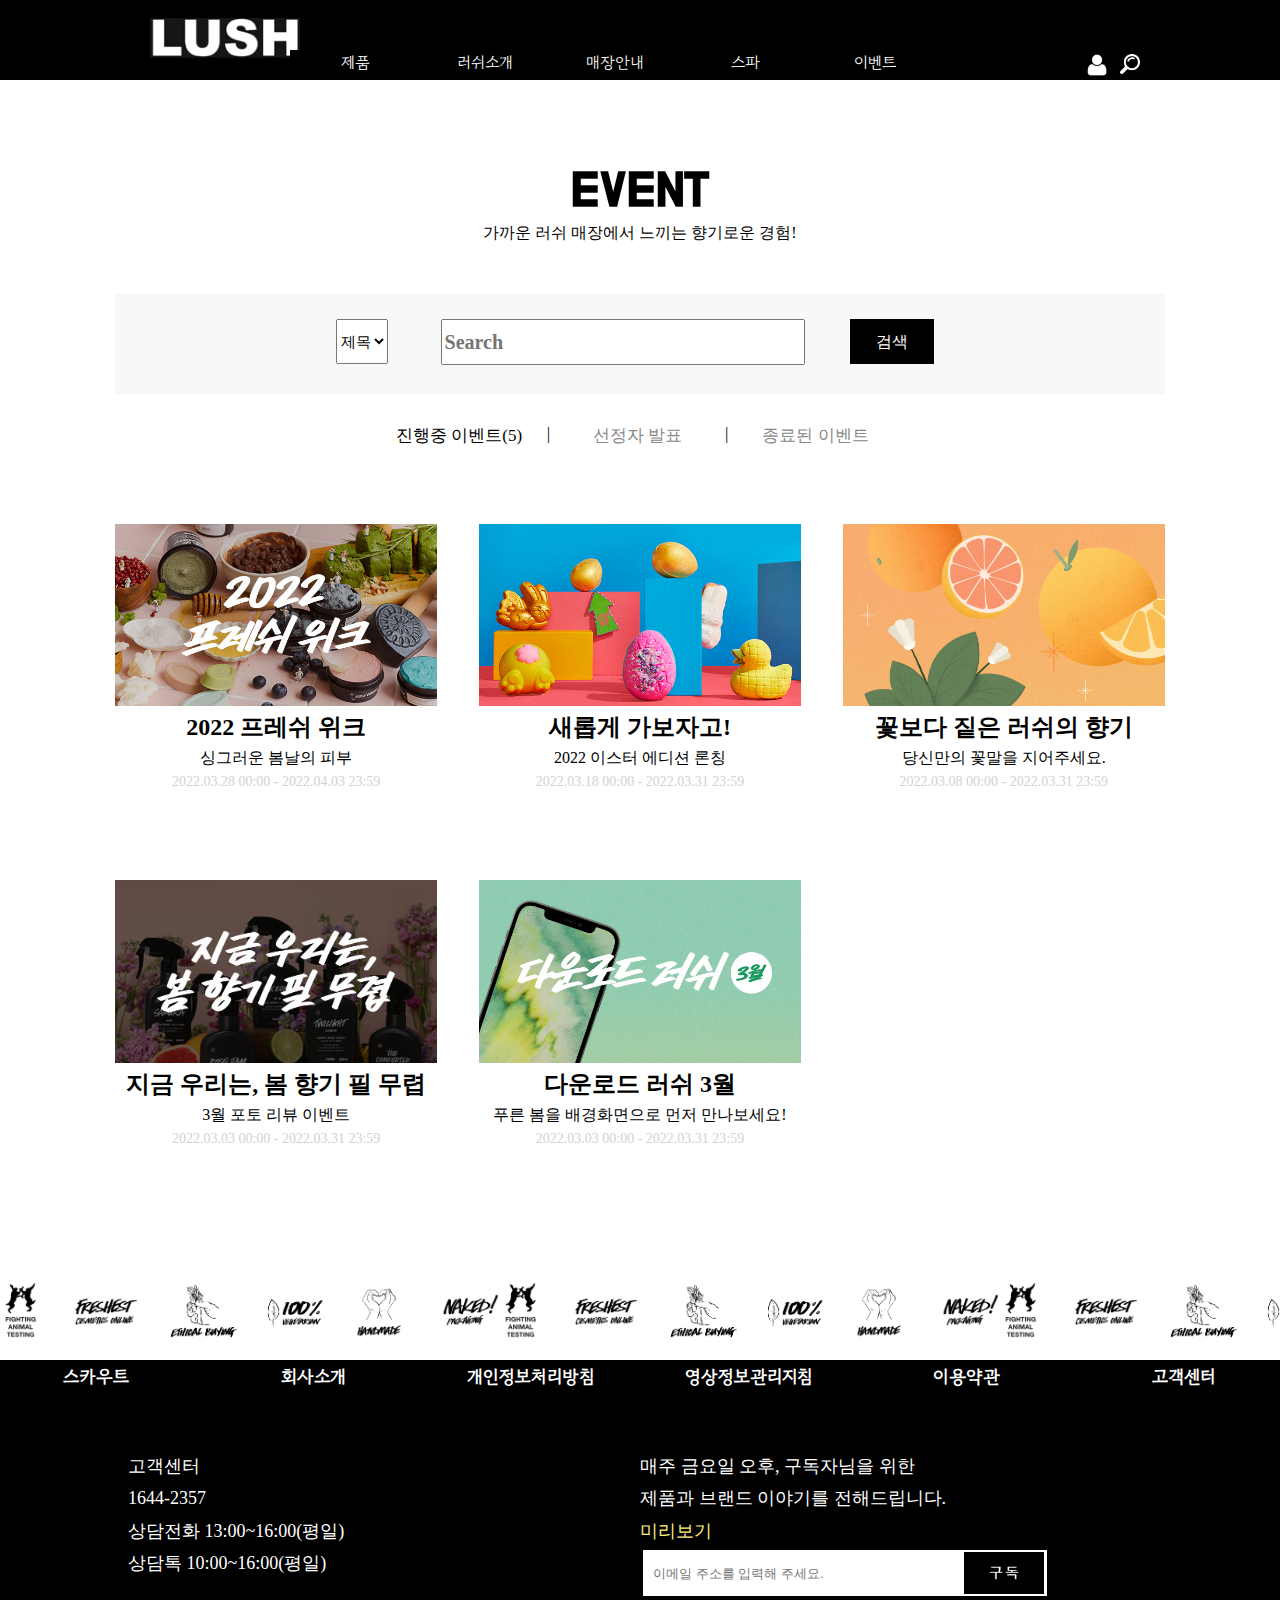
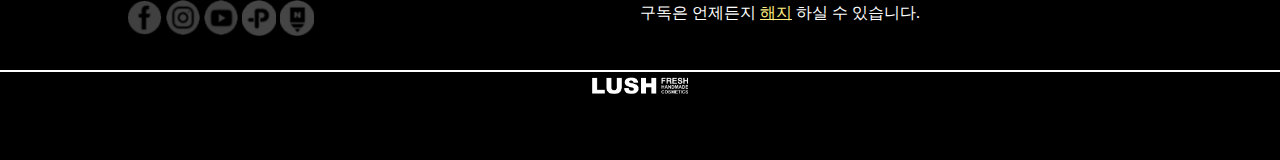
<file: index.html>
<!DOCTYPE html>
<html lang="ko">
<head>
<meta charset="UTF-8">
<title>러쉬</title>
<style>
.contents .cont2 li:first-child a{color:#000;}
</style>
<meta name="viewport" content="width=device-width, initial-scale=1, minimum-scale=1, maximum-scale=1, 
user-scalable=no">

<!--[if lt IE 9]>
    <script src="//html5shiv.googlecode.com/svn/trunk/html5.js"></script>     
<![endif]-->

<!--[if lt IE 9]>
    <script src="http://css3-mediaqueries-js.googlecode.com/svn/trunk/css3-mediaqueries.js"></script>
    <![endif]-->
    
<link rel="stylesheet" href="common/css/common.css">    
<link rel="stylesheet" href="common/css/common-media.css">
<link rel="stylesheet" href="maincss/main.css">
<link rel="stylesheet" href="maincss/media.css">
<link rel="stylesheet" href="maincss/animate-ex.css">



<!--font-->

<link rel='stylesheet' href='https://fonts.googleapis.com/css2?family=Bebas+Neue&display=swap" rel="stylesheet'>
<link href="https://fonts.googleapis.com/css2?family=Do+Hyeon&family=Hahmlet&family=Nanum+Gothic:wght@700&display=swap" rel="stylesheet">
<link href="https://fonts.googleapis.com/css2?family=Gowun+Dodum&display=swap" rel="stylesheet">
<link href="https://fonts.googleapis.com/css2?family=Bebas+Neue&display=swap" rel="stylesheet">


<link rel="preconnect" href="https://fonts.gstatic.com">
<link rel="preconnect" href="https://fonts.gstatic.com">

    <script src="mainjs/jquery-ui.min.js"></script>
    <script src="mainjs/jquery.easing.1.3.js"></script>
    <script src="mainjs/prefixfree.min.js"></script>
    <script src="mainjs/jquery.mousewheel.min.js"></script>

<script src="mainjs/jquery-1.10.2.min.js"></script>
<script src="mainjs/jquery-2.1.1.min.js"></script>
<script src="common/js/common.js"></script>
<script src="mainjs/main.js"></script>
</head>

<body>
<div id="wrap">
    <header class="header">
        <div class="header_menu_mt">
            <h1><a href="#"><img src="images/logo.gif" alt="logo_pc"></a></h1>

            <p class="ic_menu"><img src="images/menu_icon.png" alt="ic_menu"></p>
        </div>


        <div class="left_menu">

            <nav class="nav_0">
                <p class="mypage"><a href="#"><img src="images/user_icon_1.png"></a></p>
                <ul class="gnb">
                    <li><a href="../lush_my/index.html">로그인</a></li>
                    <li><a href="../lush_my/index2.html">>회원가입</a></li>

                </ul>
            </nav>
            <!--nav_0-->


            <nav class="nav_1">
                <ul class="gnb_1">
                    <li><a href="#">마이 페이지</a></li>
                    <li><a href="#">찜한상품</a></li>
                    <li><a href="#">배송조회</a></li>
                    <li><a href="#">장바구니</a></li>
                </ul>
            </nav>
            <!--nav_1-->

            <nav class="nav_2">
                <ul class="gnb_2">
                    <li class="li1"><a href="../lush_sub/index.html">제품</a><span class="line"></span></li>
                    <li class="li2"><a href="../lush_sub2/index.html">러쉬소개</a><span class="line"></span></li>
                    <li class="li3"><a href="../lush_sub3/index.html">매장안내</a><span class="line"></span></li>
                    <li class="li4"><a href="../lush_sub4/index.html">스파</a><span class="line"></span></li>
                    <li class="li5"><a href="../lush_sub5/index.html">이벤트</a><span class="line"></span></li>
                </ul>
            </nav>
            <!--nav_2-->

            <nav class="nav_8">
                <ul class="gnb2">
                    <li><a href="#">스카우트</a><span class="line"></span></li>
                    <li><a href="#">고객센터</a><span class="line"></span></li>
                </ul>
            </nav>

            <p class="left_logo"><img src="images/foot_logo.png"></p>
            <!--nav_-->


            <p class="close"><a href="#"><img src="images/close_icon.gif"></a></p>

        </div> <!-- left_menu /-->




        <div class="header_menu_pc">
            <div class="header_menu">
                <h1><a href="#"><img src="images/logo.gif" alt="logo_pc"></a></h1>

                <nav class="nav">

                    <ul class="gnb">
                        <li><a href="../lush_sub/index.html">제품<span class="line"></span></a>
                            <ul class="sub1 sub">
                                <li><a href="../lush_sub/index3.html">베스트</a></li>
                                <li><a href="../lush_sub/index2.html">신제품</a></li>
                                <li><a href="../lush_sub/index7.html">기프트</a></li>
                            </ul>
                        </li>

                        <li><a href="../lush_sub2/index.html">러쉬소개<span class="line"></span></a>
                            <ul class="sub2 sub">
                                <li><a href="../lush_sub2/index.html">러쉬 이야기</a></li>
                                <li><a href="#">채러티 팟</a></li>
                                <li><a href="#">커뮤니티</a></li>
                            </ul>
                        </li>

                        <li><a href="../lush_sub3/index.html">매장안내<span class="line"></span></a>
                            <ul class="sub3 sub">
                                <li><a href="#"> </a></li>
                                <li><a href="#"> </a></li>
                                <li><a href="#"> </a></li>
                            </ul>
                        </li>

                        <li><a href="../lush_sub4/index.html">스파<span class="line"></span></a>
                            <ul class="sub4 sub">
                                <li><a href="#"> </a></li>
                                <li><a href="#"> </a></li>
                                <li><a href="#"> </a></li>
                            </ul>
                        </li>

                        <li><a href="../lush_sub5/index.html">이벤트<span class="line"></span></a>
                            <ul class="sub5 sub">
                                <li><a href="../lush_sub5/index.html">진행중 이벤트</a></li>
                                <li><a href="../lush_sub5/index2.html">선정자 발표</a></li>
                                <li><a href="../lush_sub5/index3.html">종료된 이벤트</a></li>
                            </ul>
                        </li>

                    </ul>

                    <ul class="icon">
                        <li class="user_icon"><a href="#"><img src="images/user_icon_1.png"></a></li>
                        <li class="search_icon"><a href="#"><img src="images/search_icon.png"></a></li>
                    </ul>
                </nav>


            </div>
        </div>
        <!--header menu_pc-->
        <!--header_menu-->



        <div class="search_box">
            <div class="search_in">
                <input type="text" placeholder="#LOVE KNOT COLLECTION" class="search_txt">
                <input type="button" value="검색" class="search_btn">
            </div>
        </div>
        <!--search_box-->

        <div class="user_in">
            <p class="close"><a href="#"><img src="images/close.png"></a></p>
            <h2>로그인</h2>
            <h3>회원가입 시 등록하신 이메일과 비밀번호를 입력해주세요.<br>
                통합 아이디로 FAMILY 사이트의 모든 서비스를 안전하게 이용하실 수 있습니다.</h3>

            <div class="cont1">
                <input type="text" placeholder="id" class="id">
                <input type="text" placeholder="pw" class="pw">
                <p class="btn"><a href="#">로그인하기</a></p>
                <ul>
                    <li class="id_save"><input type="checkbox">아이디 저장하기</li>
                    <li class="id_search"><a href="#">아이디 찾기</a>/</li>
                    <li class="pw_search"><a href="#">비밀번호 찾기</a></li>
                </ul>
                <div class="line"></div>
                <p class="join">아직 회원이 아니신가요? <span><a href="https://stonehenge.co.kr/index_subpage.html?mainwhat=9&subwhat=2">회원가입</a></span></p>
            </div>
            <!--user_in-->


            <div class="cont2">
                <ul>
                    <li><a href="https://nid.naver.com/"><img src="images/icon1.gif">
                            <p>네이버 로그인</p>
                        </a></li>
                    <li><a href="#"><img src="images/icon2.gif">
                            <p>페이스북 로그인</p>
                        </a></li>
                    <li><a href="https://accounts.kakao.com/login?continue=https%3A%2F%2Faccounts.kakao.com%2Fweblogin%2Faccount%2Fsetting"><img src="images/icon3.gif">
                            <p>카카오톡 로그인</p>
                        </a></li>
                </ul>
            </div>
            <!--cont2-->
        </div>
        <!--user_in-->

    </header>
    <section class="contents">
    <h2 class="txt wow fadeInUp" data-wow-delay="0.3s">EVENT</h2>
    <h3 class="txt wow fadeInUp" data-wow-delay="0.5s">가까운 러쉬 매장에서 느끼는 향기로운 경험!</h3>
    
    <div class="cont1 wow fadeInUp" data-wow-delay="0.8s" class="cont1">
        <p class="search_01">
            <select>
            <option>제목</option>        
            <option>제목</option>        
            <option>내용</option>    
            </select></p>  
        
        <p class="search_02">
            <input type="text" placeholder="Search"></p>
                            
        <p class="search_03"><a href="#">검색</a></p>
                
    </div><!--cont1-->
    
    <div class="cont2 wow fadeInUp" data-wow-delay="0.9s" class="cont2">
        <ul>
            <li><a href="../lush_sub5/index.html">진행중 이벤트(5)</a></li>
            <li>|</li>
            <li><a href="../lush_sub5/index2.html">선정자 발표</a></li>
            <li>|</li>
            <li><a href="../lush_sub5/index3.html">종료된 이벤트</a></li>
        </ul>    
    </div>
    
    
    <div class="cont3 wow fadeInUp" data-wow-delay="1.4s" class="cont3">
        <ul>
            <li><a href="#"><img src="images/img_01.jpg"><p class="txt1">2022 프레쉬 위크</p>
            <p class="txt2">싱그러운 봄날의 피부 </p>
            <p class="txt3"> 2022.03.28 00:00 - 2022.04.03 23:59</p>
            </a></li>
            <li><a href="#"><img src="images/img_02.jpg"><p class="txt1">새롭게 가보자고!</p>
            <p class="txt2">2022 이스터 에디션 론칭 </p>
            <p class="txt3"> 2022.03.18 00:00 - 2022.03.31 23:59</p></a></li>
            <li><a href="#"><img src="images/img_03.jpg"><p class="txt1">꽃보다 짙은 러쉬의 향기 </p>
            <p class="txt2">당신만의 꽃말을 지어주세요. </p>
            <p class="txt3"> 2022.03.08 00:00 - 2022.03.31 23:59</p></a></li>
            <li><a href="#"><img src="images/img_04.jpg"><p class="txt1">지금 우리는, 봄 향기 필 무렵</p>
            <p class="txt2">3월 포토 리뷰 이벤트 </p>
            <p class="txt3"> 2022.03.03 00:00 - 2022.03.31 23:59</p></a></li>
            <li><a href="#"><img src="images/img_05.jpg"><p class="txt1">다운로드 러쉬 3월</p>
            <p class="txt2">푸른 봄을 배경화면으로 먼저 만나보세요! </p>
            <p class="txt3"> 2022.03.03 00:00 - 2022.03.31 23:59</p></a></li> 
                                                                                       
        </ul>    
    </div><!--cont3-->    
    
    </section><!--contents-->
    
    
    
    <section class="moving"></section>
    <!--moving-->

    <footer class="footer">
        <div class="foot1">
            <!--피시-->
            <ul class="footer_menu1">
                <li><a href="#">스카우트</a></li>
                <li><a href="#">회사소개</a></li>
                <li><a href="#">개인정보처리방침</a></li>
                <li><a href="#">영상정보관리지침</a></li>
                <li><a href="#">이용약관</a></li>
                <li><a href="#">고객센터</a></li>
            </ul>

        </div>
        <!--footer_menu1-->



        <div class="foot2">
            <div>
                <ul class="txt1">고객센터
                    <br>1644-2357
                    <br>상담전화 13:00~16:00(평일)
                    <br>상담톡 10:00~16:00(평일)
                </ul>

                <ul class="sns">
                    <li><a href="https://www.facebook.com/lushkorea"><img src="images/sns_01.png"></a></li>
                    <li><a href="https://www.instagram.com/lushkorea/"><img src="images/sns_02.png"></a></li>
                    <li><a href="https://www.youtube.com/user/LUSHKOREA1"><img src="images/sns_03.png"></a></li>
                    <li><a href="https://pf.kakao.com/_VEbUM"><img src="images/sns_04.png"></a></li>
                    <li><a href="https://m.post.naver.com/lushkr1"><img src="images/sns_05.png"></a></li>

                </ul>
            </div>

            <div>
                <p class="txt2">매주 금요일 오후, 구독자님을 위한<br>
                    제품과 브랜드 이야기를 전해드립니다.<br>
                    <span>미리보기</span>
                <div class="search_w">
                    <input type="text" placeholder="이메일 주소를 입력해 주세요.">
                    <span class="search_btn"><a href="#"><img src="images/foot_search_button.gif" alt="search_img"></a></span>
                </div>

                <p class="txt3">
                    구독은 언제든지 <span><ins>해지</ins></span> 하실 수 있습니다.</p><br>
            </div>

        </div>
        <!--foot2-->



        <div class="foot3">
            <div class="line">
            </div>
            <!--line-->
            <p class="logo_2"><a href="#"><img src="images/foot_logo.png"></a></p>
        </div>
        <!--foot3-->

        <div class="foot4">
            <p>서울특별시 서초구 138(서초동아다워)6층| 사이트 운영자:주식회사 러쉬코리아 |대표이사:우미령
                사업자 등록번호 201-81-77964| 통신판매업 신고번호 :2012-서울서초-0647|개인정보보호책임자:우승용</p>
        </div>
        <!--foot4-->
    </footer>
    <!--footer-->
</div>
<!--wrap-->

   
   
    <script src="mainjs/wow.js"></script>
    <script>
        wow = new WOW({
            animateClass: 'animated',
            offset: 100
        });
        wow.init();
    </script>
       
    
</body>
</html>
</file>
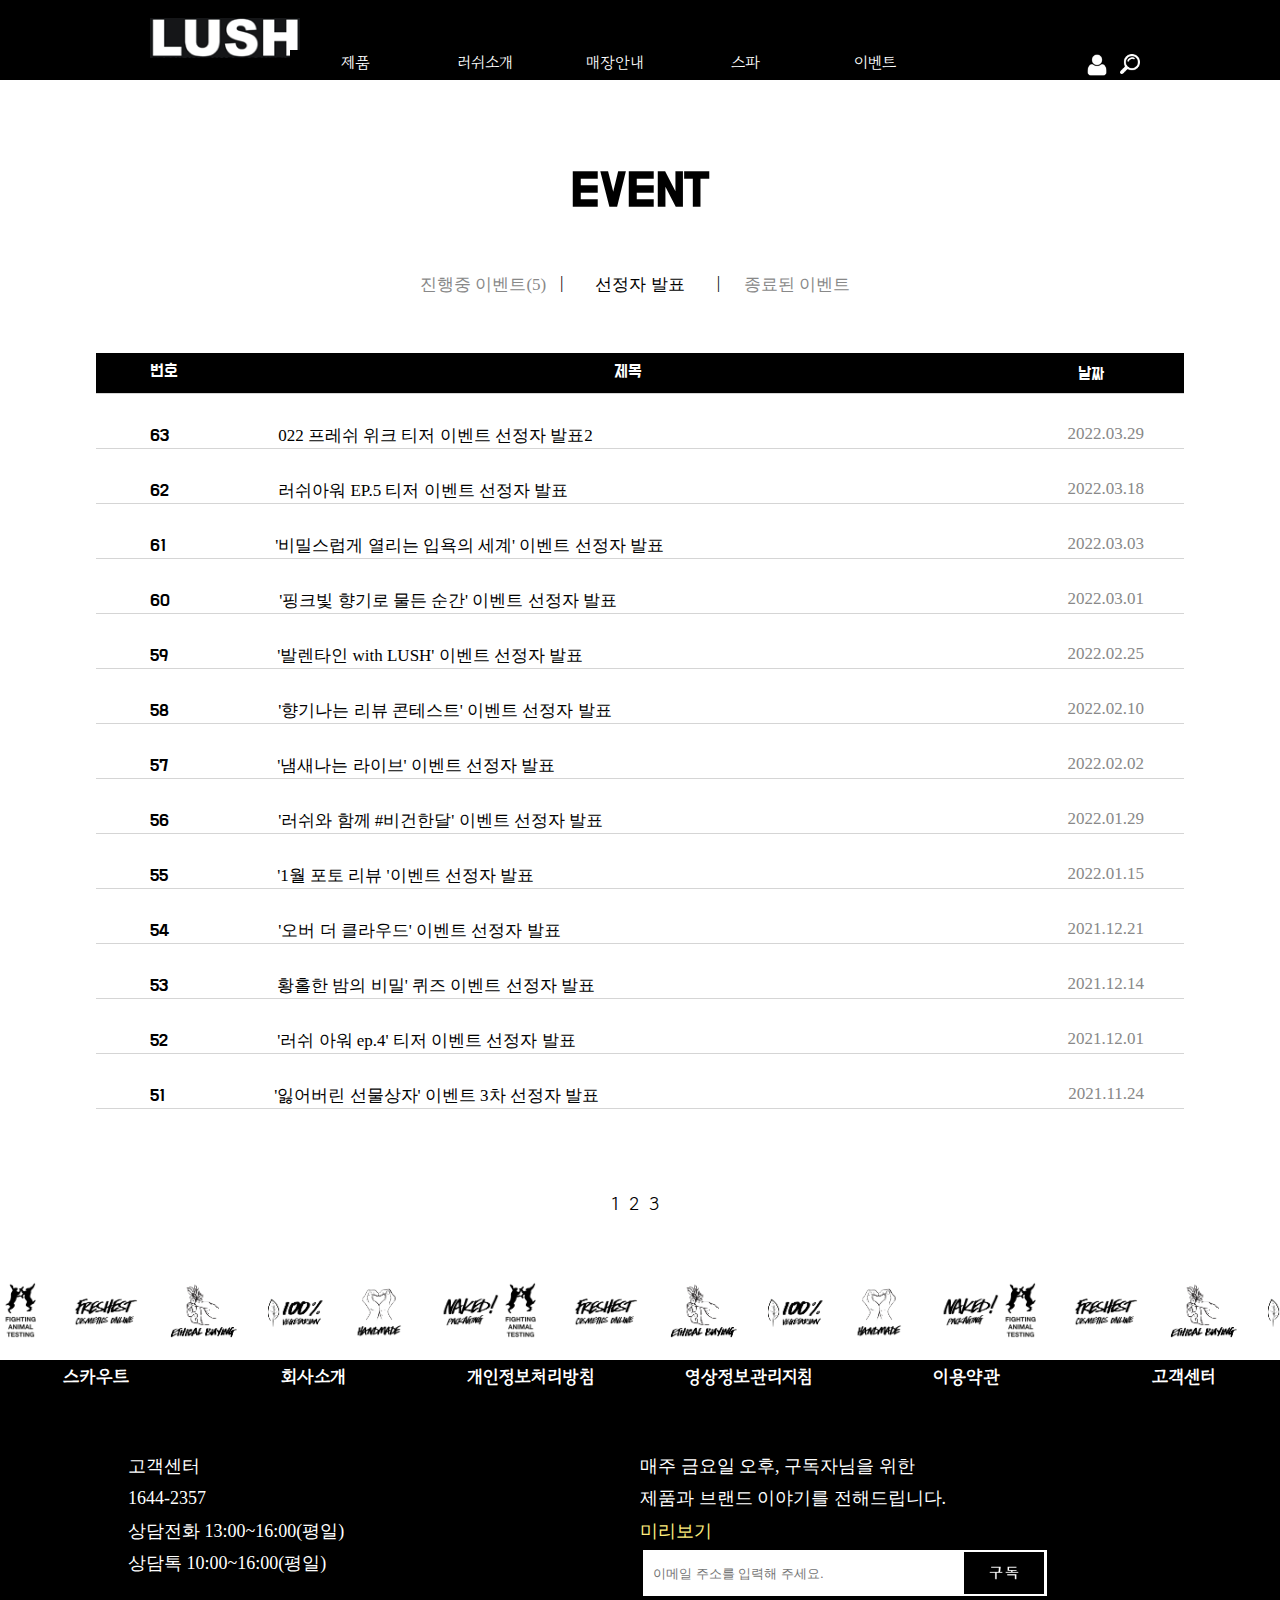
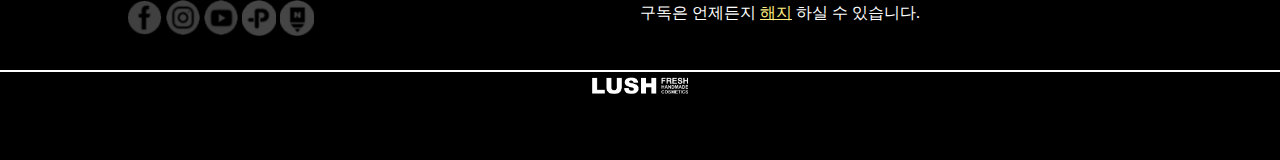
<file: index2.html>
<!DOCTYPE html>
<html lang="ko">
<head>
<meta charset="UTF-8">
<title>러쉬</title>
<meta name="viewport" content="width=device-width, initial-scale=1, minimum-scale=1, maximum-scale=1, 
user-scalable=no">

<!--[if lt IE 9]>
    <script src="//html5shiv.googlecode.com/svn/trunk/html5.js"></script>     
<![endif]-->

<!--[if lt IE 9]>
    <script src="http://css3-mediaqueries-js.googlecode.com/svn/trunk/css3-mediaqueries.js"></script>
    <![endif]-->
    
<link rel="stylesheet" href="common/css/common.css">    
<link rel="stylesheet" href="common/css/common-media.css">
<link rel="stylesheet" href="maincss/main2.css">
<link rel="stylesheet" href="maincss/media2.css">
<link rel="stylesheet" href="maincss/animate-ex.css">



<!--font-->

<link rel='stylesheet' href='https://fonts.googleapis.com/css2?family=Bebas+Neue&display=swap" rel="stylesheet'>
<link href="https://fonts.googleapis.com/css2?family=Do+Hyeon&family=Hahmlet&family=Nanum+Gothic:wght@700&display=swap" rel="stylesheet">
<link href="https://fonts.googleapis.com/css2?family=Gowun+Dodum&display=swap" rel="stylesheet">
<link href="https://fonts.googleapis.com/css2?family=Bebas+Neue&display=swap" rel="stylesheet">


<link rel="preconnect" href="https://fonts.gstatic.com">
<link rel="preconnect" href="https://fonts.gstatic.com">

    <script src="mainjs/jquery-ui.min.js"></script>
    <script src="mainjs/jquery.easing.1.3.js"></script>
    <script src="mainjs/prefixfree.min.js"></script>
    <script src="mainjs/jquery.mousewheel.min.js"></script>

<script src="mainjs/jquery-1.10.2.min.js"></script>
<script src="mainjs/jquery-2.1.1.min.js"></script>
<script src="common/js/common.js"></script>
<script src="mainjs/main.js"></script>
</head>

<body>
<div id="wrap">
    <header class="header">
        <div class="header_menu_mt">
            <h1><a href="#"><img src="images/logo.gif" alt="logo_pc"></a></h1>

            <p class="ic_menu"><img src="images/menu_icon.png" alt="ic_menu"></p>
        </div>


        <div class="left_menu">

            <nav class="nav_0">
                <p class="mypage"><a href="#"><img src="images/user_icon_1.png"></a></p>
                <ul class="gnb">
                    <li><a href="../lush_my/index.html">로그인</a></li>
                    <li><a href="../lush_my/index2.html">>회원가입</a></li>

                </ul>
            </nav>
            <!--nav_0-->


            <nav class="nav_1">
                <ul class="gnb_1">
                    <li><a href="#">마이 페이지</a></li>
                    <li><a href="#">찜한상품</a></li>
                    <li><a href="#">배송조회</a></li>
                    <li><a href="#">장바구니</a></li>
                </ul>
            </nav>
            <!--nav_1-->

            <nav class="nav_2">
                <ul class="gnb_2">
                    <li class="li1"><a href="../lush_sub/index.html">제품</a><span class="line"></span></li>
                    <li class="li2"><a href="../lush_sub2/index.html">러쉬소개</a><span class="line"></span></li>
                    <li class="li3"><a href="../lush_sub3/index.html">매장안내</a><span class="line"></span></li>
                    <li class="li4"><a href="../lush_sub4/index.html">스파</a><span class="line"></span></li>
                    <li class="li5"><a href="../lush_sub5/index.html">이벤트</a><span class="line"></span></li>
                </ul>
            </nav>
            <!--nav_2-->

            <nav class="nav_8">
                <ul class="gnb2">
                    <li><a href="#">스카우트</a><span class="line"></span></li>
                    <li><a href="#">고객센터</a><span class="line"></span></li>
                </ul>
            </nav>

            <p class="left_logo"><img src="images/foot_logo.png"></p>
            <!--nav_-->


            <p class="close"><a href="#"><img src="images/close_icon.gif"></a></p>

        </div> <!-- left_menu /-->




        <div class="header_menu_pc">
            <div class="header_menu">
                <h1><a href="#"><img src="images/logo.gif" alt="logo_pc"></a></h1>

                <nav class="nav">

                    <ul class="gnb">
                        <li><a href="../lush_sub/index.html">제품<span class="line"></span></a>
                            <ul class="sub1 sub">
                                <li><a href="../lush_sub/index3.html">베스트</a></li>
                                <li><a href="../lush_sub/index2.html">신제품</a></li>
                                <li><a href="../lush_sub/index7.html">기프트</a></li>
                            </ul>
                        </li>

                        <li><a href="../lush_sub2/index.html">러쉬소개<span class="line"></span></a>
                            <ul class="sub2 sub">
                                <li><a href="../lush_sub2/index.html">러쉬 이야기</a></li>
                                <li><a href="#">채러티 팟</a></li>
                                <li><a href="#">커뮤니티</a></li>
                            </ul>
                        </li>

                        <li><a href="../lush_sub3/index.html">매장안내<span class="line"></span></a>
                            <ul class="sub3 sub">
                                <li><a href="#"> </a></li>
                                <li><a href="#"> </a></li>
                                <li><a href="#"> </a></li>
                            </ul>
                        </li>

                        <li><a href="../lush_sub4/index.html">스파<span class="line"></span></a>
                            <ul class="sub4 sub">
                                <li><a href="#"> </a></li>
                                <li><a href="#"> </a></li>
                                <li><a href="#"> </a></li>
                            </ul>
                        </li>

                        <li><a href="../lush_sub5/index.html">이벤트<span class="line"></span></a>
                            <ul class="sub5 sub">
                                <li><a href="../lush_sub5/index.html">진행중 이벤트</a></li>
                                <li><a href="../lush_sub5/index2.html">선정자 발표</a></li>
                                <li><a href="../lush_sub5/index3.html">종료된 이벤트</a></li>
                            </ul>
                        </li>

                    </ul>

                    <ul class="icon">
                        <li class="user_icon"><a href="#"><img src="images/user_icon_1.png"></a></li>
                        <li class="search_icon"><a href="#"><img src="images/search_icon.png"></a></li>
                    </ul>
                </nav>


            </div>
        </div>
        <!--header menu_pc-->
        <!--header_menu-->



        <div class="search_box">
            <div class="search_in">
                <input type="text" placeholder="#LOVE KNOT COLLECTION" class="search_txt">
                <input type="button" value="검색" class="search_btn">
            </div>
        </div>
        <!--search_box-->

        <div class="user_in">
            <p class="close"><a href="#"><img src="images/close.png"></a></p>
            <h2>로그인</h2>
            <h3>회원가입 시 등록하신 이메일과 비밀번호를 입력해주세요.<br>
                통합 아이디로 FAMILY 사이트의 모든 서비스를 안전하게 이용하실 수 있습니다.</h3>

            <div class="cont1">
                <input type="text" placeholder="id" class="id">
                <input type="text" placeholder="pw" class="pw">
                <p class="btn"><a href="#">로그인하기</a></p>
                <ul>
                    <li class="id_save"><input type="checkbox">아이디 저장하기</li>
                    <li class="id_search"><a href="#">아이디 찾기</a>/</li>
                    <li class="pw_search"><a href="#">비밀번호 찾기</a></li>
                </ul>
                <div class="line"></div>
                <p class="join">아직 회원이 아니신가요? <span><a href="https://stonehenge.co.kr/index_subpage.html?mainwhat=9&subwhat=2">회원가입</a></span></p>
            </div>
            <!--user_in-->


            <div class="cont2">
                <ul>
                    <li><a href="https://nid.naver.com/"><img src="images/icon1.gif">
                            <p>네이버 로그인</p>
                        </a></li>
                    <li><a href="#"><img src="images/icon2.gif">
                            <p>페이스북 로그인</p>
                        </a></li>
                    <li><a href="https://accounts.kakao.com/login?continue=https%3A%2F%2Faccounts.kakao.com%2Fweblogin%2Faccount%2Fsetting"><img src="images/icon3.gif">
                            <p>카카오톡 로그인</p>
                        </a></li>
                </ul>
            </div>
            <!--cont2-->
        </div>
        <!--user_in-->

    </header>
    <section class="contents">
    <h2 class="txt wow fadeInUp" data-wow-delay="0.3s">EVENT</h2>
    
    <div class="cont1 wow fadeInUp" data-wow-delay="0.5s" class="cont1">
        <ul>
            <li><a href="../lush_sub5/index.html">진행중 이벤트(5)</a></li>
            <li>|</li>
            <li><a href="../lush_sub5/index2.html">선정자 발표</a></li>
            <li>|</li>
            <li><a href="../lush_sub5/index3.html">종료된 이벤트</a></li>
        </ul>    
    </div>
    
    <div class="cont2 wow fadeInUp" data-wow-delay="0.8s" class="cont2">
        <ul>
            <li><span class="txt1">번호</span><span class="txt2">제목</span><span class="txt3">날짜</span></li>
            <li><span class="txt1">63</span><span class="txt2"><a href="#">022 프레쉬 위크 티저 이벤트 선정자 발표2</a></span><span class="txt3">2022.03.29</span></li>
            <li><span class="txt1">62</span><span class="txt2"><a href="#">러쉬아워 EP.5 티저 이벤트 선정자 발표</a></span><span class="txt3">2022.03.18</span></li>
            <li><span class="txt1">61</span><span class="txt2"><a href="#">'비밀스럽게 열리는 입욕의 세계' 이벤트 선정자 발표</a></span><span class="txt3">2022.03.03</span></li>
            <li><span class="txt1">60</span><span class="txt2"><a href="#">'핑크빛 향기로 물든 순간' 이벤트 선정자 발표</a></span><span class="txt3">2022.03.01</span></li>
            <li><span class="txt1">59</span><span class="txt2"><a href="#">'발렌타인 with LUSH' 이벤트 선정자 발표</a></span><span class="txt3">2022.02.25</span></li>
            <li><span class="txt1">58</span><span class="txt2"><a href="#">'향기나는 리뷰 콘테스트' 이벤트 선정자 발표</a>
            </span><span class="txt3">2022.02.10</span></li>
            <li><span class="txt1">57</span><span class="txt2"><a href="#">'냄새나는 라이브' 이벤트 선정자 발표</a></span><span class="txt3">2022.02.02</span></li>
            <li><span class="txt1">56</span><span class="txt2"><a href="#">'러쉬와 함께 #비건한달' 이벤트 선정자 발표</a></span><span class="txt3">2022.01.29</span></li>
            <li><span class="txt1">55</span><span class="txt2"><a href="#">'1월 포토 리뷰 '이벤트 선정자 발표</a></span><span class="txt3">2022.01.15</span></li>
            <li><span class="txt1">54</span><span class="txt2"><a href="#">'오버 더 클라우드' 이벤트 선정자 발표</a></span><span class="txt3">2021.12.21</span></li>
            <li><span class="txt1">53</span><span class="txt2"><a href="#">황홀한 밤의 비밀' 퀴즈 이벤트 선정자 발표</a></span><span class="txt3">2021.12.14</span></li>
            <li><span class="txt1">52</span><span class="txt2"><a href="#">'러쉬 아워 ep.4' 티저 이벤트 선정자 발표</a></span><span class="txt3">2021.12.01</span></li>
            <li><span class="txt1">51</span><span class="txt2"><a href="#">'잃어버린 선물상자' 이벤트 3차 선정자 발표</a></span><span class="txt3">2021.11.24</span></li>
            
            
            
        </ul>    
    </div><!--cont1-->

        
    <div class="menu">
        <ul>
            <li><a href="../lush_sub5/index2.html">1</a></li>
            <li><a href="../lush_sub5/index2.html">2</a></li>
            <li><a href="../lush_sub5/index2.html">3</a></li>
            
        </ul>
    </div>

    
    </section><!--contents-->
    
    
    
    <section class="moving"></section>
    <!--moving-->

    <footer class="footer">
        <div class="foot1">
            <!--피시-->
            <ul class="footer_menu1">
                <li><a href="#">스카우트</a></li>
                <li><a href="#">회사소개</a></li>
                <li><a href="#">개인정보처리방침</a></li>
                <li><a href="#">영상정보관리지침</a></li>
                <li><a href="#">이용약관</a></li>
                <li><a href="#">고객센터</a></li>
            </ul>

        </div>
        <!--footer_menu1-->



        <div class="foot2">
            <div>
                <ul class="txt1">고객센터
                    <br>1644-2357
                    <br>상담전화 13:00~16:00(평일)
                    <br>상담톡 10:00~16:00(평일)
                </ul>

                <ul class="sns">
                    <li><a href="https://www.facebook.com/lushkorea"><img src="images/sns_01.png"></a></li>
                    <li><a href="https://www.instagram.com/lushkorea/"><img src="images/sns_02.png"></a></li>
                    <li><a href="https://www.youtube.com/user/LUSHKOREA1"><img src="images/sns_03.png"></a></li>
                    <li><a href="https://pf.kakao.com/_VEbUM"><img src="images/sns_04.png"></a></li>
                    <li><a href="https://m.post.naver.com/lushkr1"><img src="images/sns_05.png"></a></li>

                </ul>
            </div>

            <div>
                <p class="txt2">매주 금요일 오후, 구독자님을 위한<br>
                    제품과 브랜드 이야기를 전해드립니다.<br>
                    <span>미리보기</span>
                <div class="search_w">
                    <input type="text" placeholder="이메일 주소를 입력해 주세요.">
                    <span class="search_btn"><a href="#"><img src="images/foot_search_button.gif" alt="search_img"></a></span>
                </div>

                <p class="txt3">
                    구독은 언제든지 <span><ins>해지</ins></span> 하실 수 있습니다.</p><br>
            </div>

        </div>
        <!--foot2-->



        <div class="foot3">
            <div class="line">
            </div>
            <!--line-->
            <p class="logo_2"><a href="#"><img src="images/foot_logo.png"></a></p>
        </div>
        <!--foot3-->

        <div class="foot4">
            <p>서울특별시 서초구 138(서초동아다워)6층| 사이트 운영자:주식회사 러쉬코리아 |대표이사:우미령
                사업자 등록번호 201-81-77964| 통신판매업 신고번호 :2012-서울서초-0647|개인정보보호책임자:우승용</p>
        </div>
        <!--foot4-->
    </footer>
    <!--footer-->
</div>
<!--wrap-->

   
   
    <script src="mainjs/wow.js"></script>
    <script>
        wow = new WOW({
            animateClass: 'animated',
            offset: 100
        });
        wow.init();
    </script>
       
    
</body>
</html>
</file>
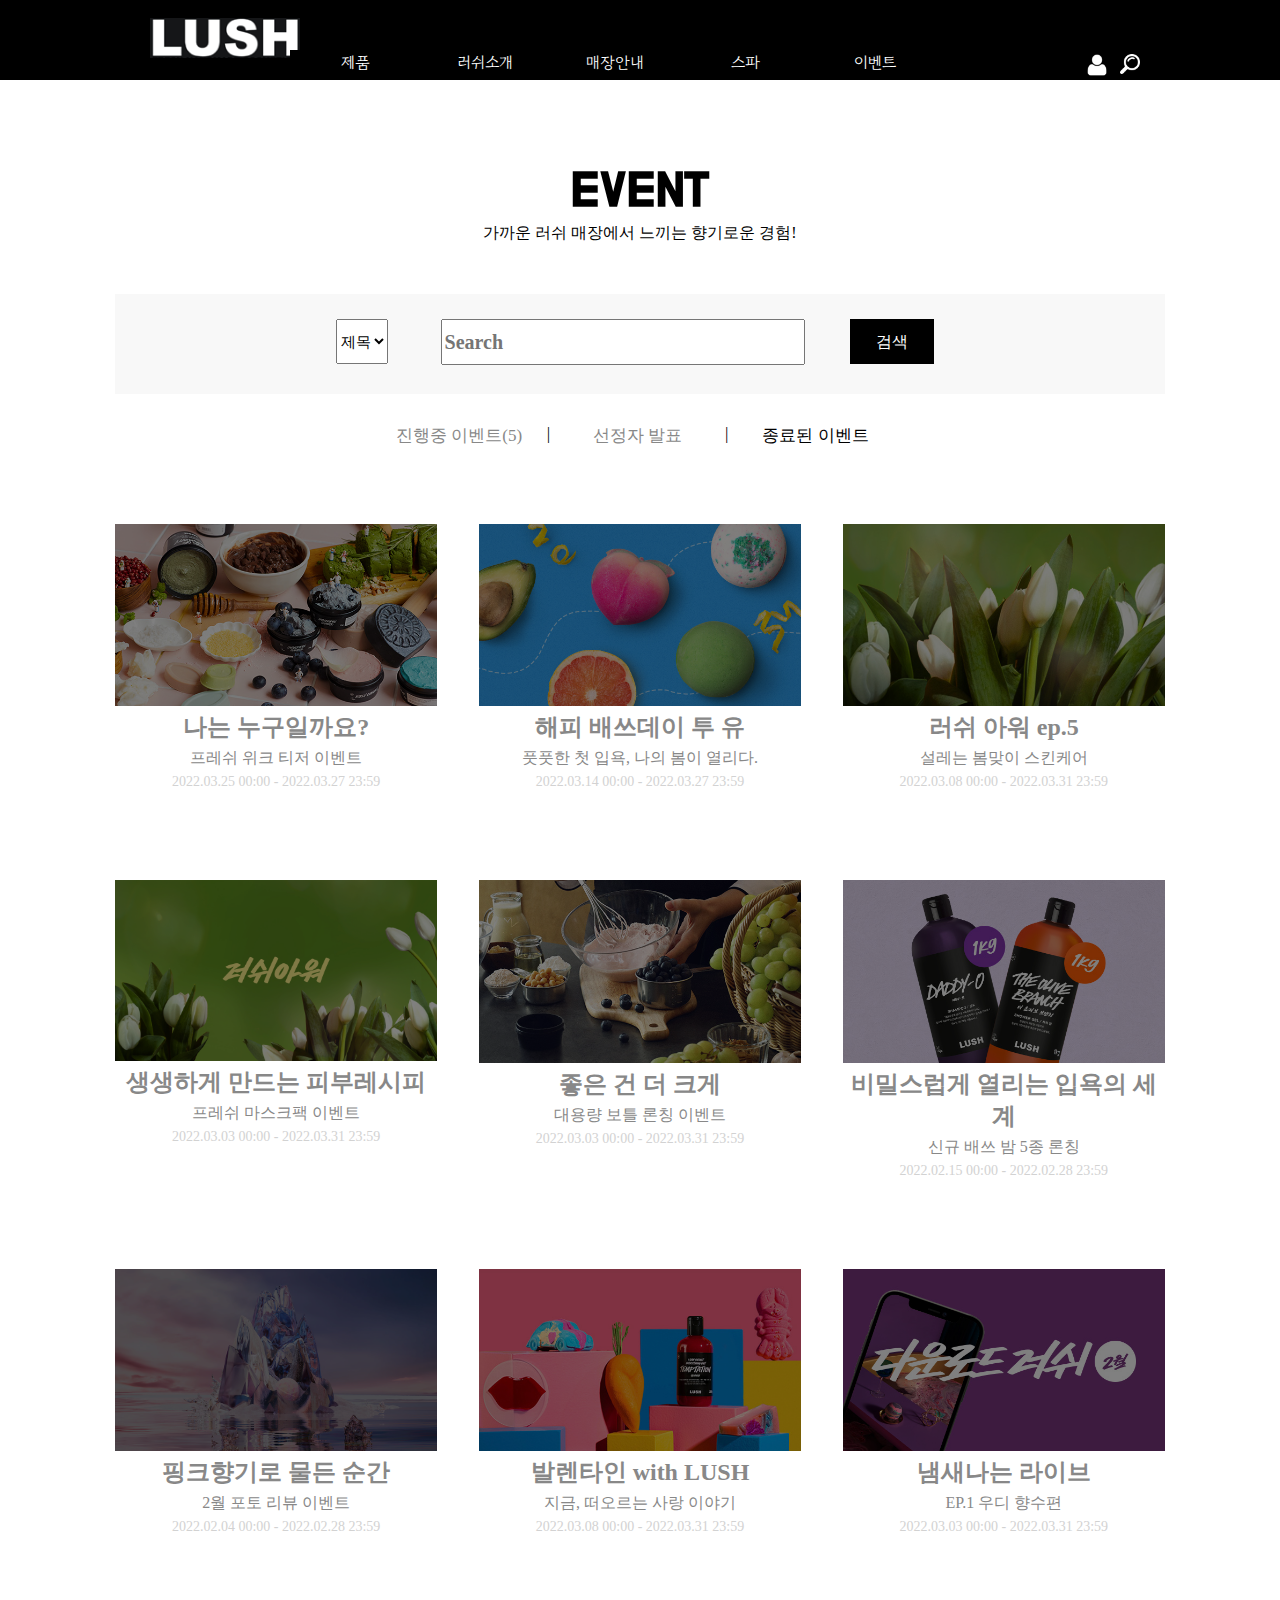
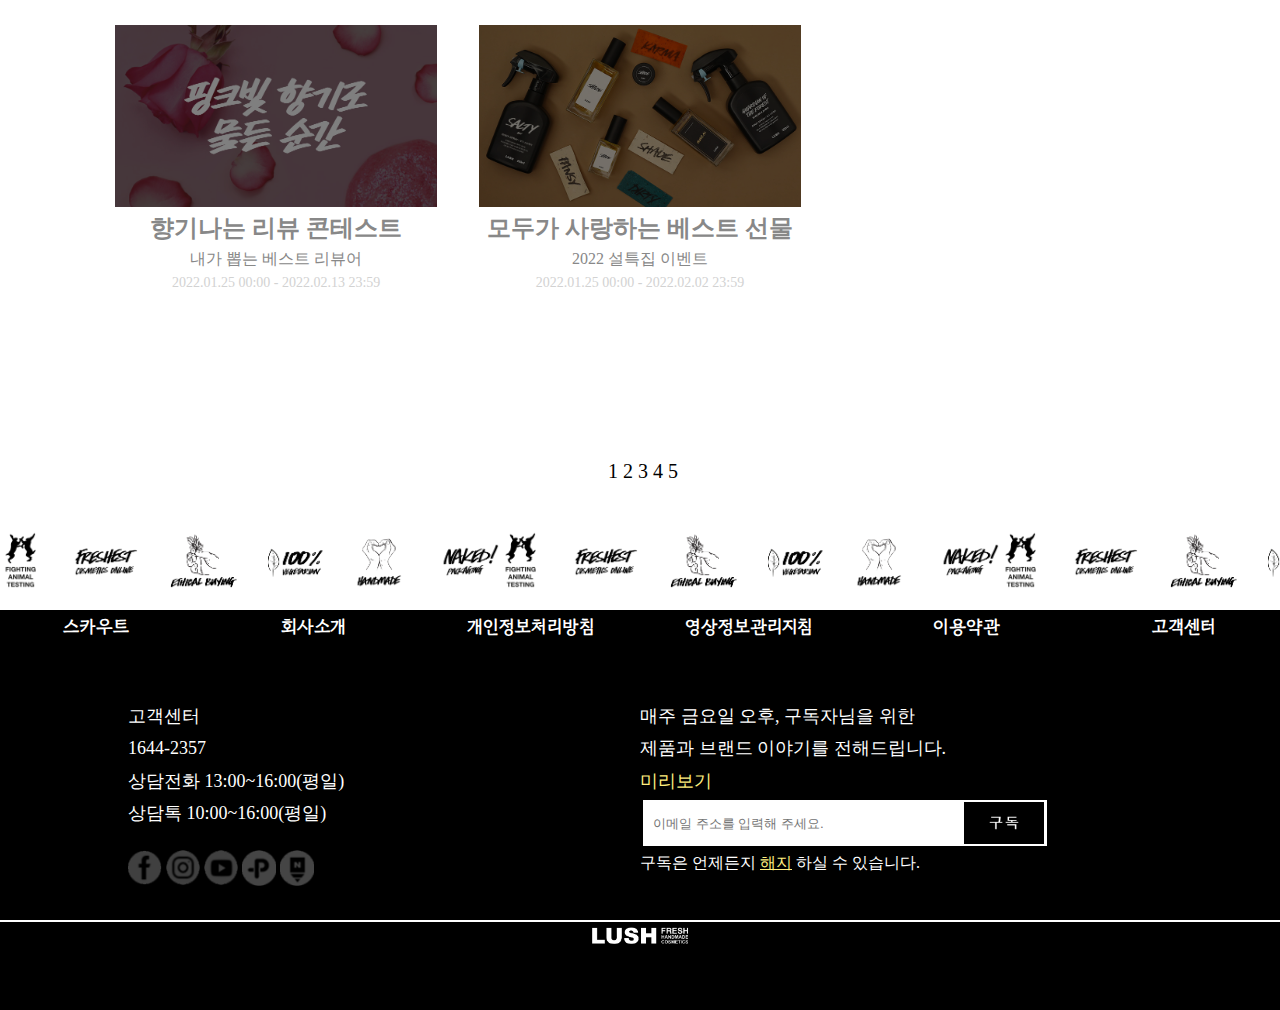
<file: index3.html>
<!DOCTYPE html>
<html lang="ko">
<head>
<meta charset="UTF-8">
<title>러쉬</title>
<style>
/*cont2*/
.contents .cont2 li:last-child a{color:#000;}
/*cont3*/
.contents .cont3 li img{filter: brightness(50%);}
.contents .cont3 li .txt1{color:#888888;}
.contents .cont3 li .txt2{color:#888888;} 
.contents .cont3 li .txt3{color:#888888;} 
    
/*menu*/
.menu{position:relative; width: 100%; height: 50px;}
.menu ul{position: absolute; left:47.5%;}
.menu li{float: left; margin-right:5px; }
.menu li:last-child{margin-right: 0;}
.menu li a{margin: 0 auto; font:normal 20px "Malgun Gothic"; text-align: center;}
.contents .menu li a:hover{text-decoration: underline; text-decoration: bold;}    
    
</style>
<meta name="viewport" content="width=device-width, initial-scale=1, minimum-scale=1, maximum-scale=1, 
user-scalable=no">

<!--[if lt IE 9]>
    <script src="//html5shiv.googlecode.com/svn/trunk/html5.js"></script>     
<![endif]-->

<!--[if lt IE 9]>
    <script src="http://css3-mediaqueries-js.googlecode.com/svn/trunk/css3-mediaqueries.js"></script>
    <![endif]-->
    
<link rel="stylesheet" href="common/css/common.css">    
<link rel="stylesheet" href="common/css/common-media.css">
<link rel="stylesheet" href="maincss/main.css">
<link rel="stylesheet" href="maincss/media3.css">
<link rel="stylesheet" href="maincss/animate-ex.css">



<!--font-->

<link rel='stylesheet' href='https://fonts.googleapis.com/css2?family=Bebas+Neue&display=swap" rel="stylesheet'>
<link href="https://fonts.googleapis.com/css2?family=Do+Hyeon&family=Hahmlet&family=Nanum+Gothic:wght@700&display=swap" rel="stylesheet">
<link href="https://fonts.googleapis.com/css2?family=Gowun+Dodum&display=swap" rel="stylesheet">
<link href="https://fonts.googleapis.com/css2?family=Bebas+Neue&display=swap" rel="stylesheet">


<link rel="preconnect" href="https://fonts.gstatic.com">
<link rel="preconnect" href="https://fonts.gstatic.com">

    <script src="mainjs/jquery-ui.min.js"></script>
    <script src="mainjs/jquery.easing.1.3.js"></script>
    <script src="mainjs/prefixfree.min.js"></script>
    <script src="mainjs/jquery.mousewheel.min.js"></script>

<script src="mainjs/jquery-1.10.2.min.js"></script>
<script src="mainjs/jquery-2.1.1.min.js"></script>
<script src="common/js/common.js"></script>
<script src="mainjs/main.js"></script>
</head>

<body>
<div id="wrap">
    <header class="header">
        <div class="header_menu_mt">
            <h1><a href="#"><img src="images/logo.gif" alt="logo_pc"></a></h1>

            <p class="ic_menu"><img src="images/menu_icon.png" alt="ic_menu"></p>
        </div>


        <div class="left_menu">

            <nav class="nav_0">
                <p class="mypage"><a href="#"><img src="images/user_icon_1.png"></a></p>
                <ul class="gnb">
                    <li><a href="../lush_my/index.html">로그인</a></li>
                    <li><a href="../lush_my/index2.html">>회원가입</a></li>

                </ul>
            </nav>
            <!--nav_0-->


            <nav class="nav_1">
                <ul class="gnb_1">
                    <li><a href="#">마이 페이지</a></li>
                    <li><a href="#">찜한상품</a></li>
                    <li><a href="#">배송조회</a></li>
                    <li><a href="#">장바구니</a></li>
                </ul>
            </nav>
            <!--nav_1-->

            <nav class="nav_2">
                <ul class="gnb_2">
                    <li class="li1"><a href="../lush_sub/index.html">제품</a><span class="line"></span></li>
                    <li class="li2"><a href="../lush_sub2/index.html">러쉬소개</a><span class="line"></span></li>
                    <li class="li3"><a href="../lush_sub3/index.html">매장안내</a><span class="line"></span></li>
                    <li class="li4"><a href="../lush_sub4/index.html">스파</a><span class="line"></span></li>
                    <li class="li5"><a href="../lush_sub5/index.html">이벤트</a><span class="line"></span></li>
                </ul>
            </nav>
            <!--nav_2-->

            <nav class="nav_8">
                <ul class="gnb2">
                    <li><a href="#">스카우트</a><span class="line"></span></li>
                    <li><a href="#">고객센터</a><span class="line"></span></li>
                </ul>
            </nav>

            <p class="left_logo"><img src="images/foot_logo.png"></p>
            <!--nav_-->


            <p class="close"><a href="#"><img src="images/close_icon.gif"></a></p>

        </div> <!-- left_menu /-->




        <div class="header_menu_pc">
            <div class="header_menu">
                <h1><a href="#"><img src="images/logo.gif" alt="logo_pc"></a></h1>

                <nav class="nav">

                    <ul class="gnb">
                        <li><a href="../lush_sub/index.html">제품<span class="line"></span></a>
                            <ul class="sub1 sub">
                                <li><a href="../lush_sub/index3.html">베스트</a></li>
                                <li><a href="../lush_sub/index2.html">신제품</a></li>
                                <li><a href="../lush_sub/index7.html">기프트</a></li>
                            </ul>
                        </li>

                        <li><a href="../lush_sub2/index.html">러쉬소개<span class="line"></span></a>
                            <ul class="sub2 sub">
                                <li><a href="../lush_sub2/index.html">러쉬 이야기</a></li>
                                <li><a href="#">채러티 팟</a></li>
                                <li><a href="#">커뮤니티</a></li>
                            </ul>
                        </li>

                        <li><a href="../lush_sub3/index.html">매장안내<span class="line"></span></a>
                            <ul class="sub3 sub">
                                <li><a href="#"> </a></li>
                                <li><a href="#"> </a></li>
                                <li><a href="#"> </a></li>
                            </ul>
                        </li>

                        <li><a href="../lush_sub4/index.html">스파<span class="line"></span></a>
                            <ul class="sub4 sub">
                                <li><a href="#"> </a></li>
                                <li><a href="#"> </a></li>
                                <li><a href="#"> </a></li>
                            </ul>
                        </li>

                        <li><a href="../lush_sub5/index.html">이벤트<span class="line"></span></a>
                            <ul class="sub5 sub">
                                <li><a href="../lush_sub5/index.html">진행중 이벤트</a></li>
                                <li><a href="../lush_sub5/index2.html">선정자 발표</a></li>
                                <li><a href="../lush_sub5/index3.html">종료된 이벤트</a></li>
                            </ul>
                        </li>

                    </ul>

                    <ul class="icon">
                        <li class="user_icon"><a href="#"><img src="images/user_icon_1.png"></a></li>
                        <li class="search_icon"><a href="#"><img src="images/search_icon.png"></a></li>
                    </ul>
                </nav>


            </div>
        </div>
        <!--header menu_pc-->
        <!--header_menu-->



        <div class="search_box">
            <div class="search_in">
                <input type="text" placeholder="#LOVE KNOT COLLECTION" class="search_txt">
                <input type="button" value="검색" class="search_btn">
            </div>
        </div>
        <!--search_box-->

        <div class="user_in">
            <p class="close"><a href="#"><img src="images/close.png"></a></p>
            <h2>로그인</h2>
            <h3>회원가입 시 등록하신 이메일과 비밀번호를 입력해주세요.<br>
                통합 아이디로 FAMILY 사이트의 모든 서비스를 안전하게 이용하실 수 있습니다.</h3>

            <div class="cont1">
                <input type="text" placeholder="id" class="id">
                <input type="text" placeholder="pw" class="pw">
                <p class="btn"><a href="#">로그인하기</a></p>
                <ul>
                    <li class="id_save"><input type="checkbox">아이디 저장하기</li>
                    <li class="id_search"><a href="#">아이디 찾기</a>/</li>
                    <li class="pw_search"><a href="#">비밀번호 찾기</a></li>
                </ul>
                <div class="line"></div>
                <p class="join">아직 회원이 아니신가요? <span><a href="https://stonehenge.co.kr/index_subpage.html?mainwhat=9&subwhat=2">회원가입</a></span></p>
            </div>
            <!--user_in-->


            <div class="cont2">
                <ul>
                    <li><a href="https://nid.naver.com/"><img src="images/icon1.gif">
                            <p>네이버 로그인</p>
                        </a></li>
                    <li><a href="#"><img src="images/icon2.gif">
                            <p>페이스북 로그인</p>
                        </a></li>
                    <li><a href="https://accounts.kakao.com/login?continue=https%3A%2F%2Faccounts.kakao.com%2Fweblogin%2Faccount%2Fsetting"><img src="images/icon3.gif">
                            <p>카카오톡 로그인</p>
                        </a></li>
                </ul>
            </div>
            <!--cont2-->
        </div>
        <!--user_in-->

    </header>
    <section class="contents">
    <h2 class="txt wow fadeInUp" data-wow-delay="0.3s">EVENT</h2>
    <h3 class="txt wow fadeInUp" data-wow-delay="0.5s">가까운 러쉬 매장에서 느끼는 향기로운 경험!</h3>
    
    <div class="cont1 wow fadeInUp" data-wow-delay="0.8s" class="cont1">
        <p class="search_01">
            <select>
            <option>제목</option>        
            <option>제목</option>        
            <option>내용</option>    
            </select></p>  
        
        <p class="search_02">
            <input type="text" placeholder="Search"></p>
                            
        <p class="search_03"><a href="#">검색</a></p>
                
    </div><!--cont1-->
    
    <div class="cont2 wow fadeInUp" data-wow-delay="0.9s" class="cont2">
        <ul>
            <li><a href="../lush_sub5/index.html">진행중 이벤트(5)</a></li>
            <li>|</li>
            <li><a href="../lush_sub5/index2.html">선정자 발표</a></li>
            <li>|</li>
            <li><a href="../lush_sub5/index3.html">종료된 이벤트</a></li>
        </ul>    
    </div>
    
    
    <div class="cont3 wow fadeInUp" data-wow-delay="1.4s" class="cont3">
        <ul>
            <li><a href="#"><img src="images/img_01_e.jpg">
                    <p class="txt1">나는 누구일까요?</p>
                    <p class="txt2">프레쉬 위크 티저 이벤트</p>
                    <p class="txt3"> 2022.03.25 00:00 - 2022.03.27 23:59</p>
                </a></li>
            <li><a href="#"><img src="images/img_02_e.jpg">
                    <p class="txt1">해피 배쓰데이 투 유</p>
                    <p class="txt2">풋풋한 첫 입욕, 나의 봄이 열리다.</p>
                    <p class="txt3"> 2022.03.14 00:00 - 2022.03.27 23:59</p>
                </a></li>
            <li><a href="#"><img src="images/img_03_e.jpg">
                    <p class="txt1">러쉬 아워 ep.5 </p>
                    <p class="txt2">설레는 봄맞이 스킨케어</p>
                    <p class="txt3"> 2022.03.08 00:00 - 2022.03.31 23:59</p>
                </a></li>
            <li><a href="#"><img src="images/img_04_e.jpg">
                    <p class="txt1">생생하게 만드는 피부레시피</p>
                    <p class="txt2">프레쉬 마스크팩 이벤트 </p>
                    <p class="txt3"> 2022.03.03 00:00 - 2022.03.31 23:59</p>
                </a></li>
            <li><a href="#"><img src="images/img_05_e.jpg">
                    <p class="txt1">좋은 건 더 크게</p>
                    <p class="txt2">대용량 보틀 론칭 이벤트</p>
                    <p class="txt3"> 2022.03.03 00:00 - 2022.03.31 23:59</p>
                </a></li>
            <li><a href="#"><img src="images/img_06_e.jpg">
                    <p class="txt1">비밀스럽게 열리는 입욕의 세계</p>
                    <p class="txt2">신규 배쓰 밤 5종 론칭 </p>
                    <p class="txt3"> 2022.02.15 00:00 - 2022.02.28 23:59</p>
                </a></li>
            <li><a href="#"><img src="images/img_07_e.jpg">
                    <p class="txt1">핑크향기로 물든 순간</p>
                    <p class="txt2">2월 포토 리뷰 이벤트 </p>
                    <p class="txt3">2022.02.04 00:00 - 2022.02.28 23:59</p>
                </a></li>
            <li><a href="#"><img src="images/img_08_e.jpg">
                    <p class="txt1">발렌타인 with LUSH </p>
                    <p class="txt2">지금, 떠오르는 사랑 이야기 </p>
                    <p class="txt3"> 2022.03.08 00:00 - 2022.03.31 23:59</p>
                </a></li>
            <li><a href="#"><img src="images/img_09_e.jpg">
                    <p class="txt1">냄새나는 라이브</p>
                    <p class="txt2">EP.1 우디 향수편</p>
                    <p class="txt3"> 2022.03.03 00:00 - 2022.03.31 23:59</p>
                </a></li>
            <li><a href="#"><img src="images/img_10_e.jpg">
                    <p class="txt1">향기나는 리뷰 콘테스트</p>
                    <p class="txt2">내가 뽑는 베스트 리뷰어</p>
                    <p class="txt3">2022.01.25 00:00 - 2022.02.13 23:59</p>
                </a></li>  
           <li><a href="#"><img src="images/img_11_e.jpg">
                    <p class="txt1">모두가 사랑하는 베스트 선물</p>
                    <p class="txt2">2022 설특집 이벤트 </p>
                    <p class="txt3"> 2022.01.25 00:00 - 2022.02.02 23:59</p>
                </a></li>                           
        </ul>    
    </div><!--cont3-->    
        
    
    </section><!--contents-->
     
      <div class="menu">
            <ul>
                <li><a href="../lush_sub5/index3.html">1</a></li>
                <li><a href="../lush_sub5/index3.html">2</a></li>
                <li><a href="../lush_sub5/index3.html">3</a></li>
                <li><a href="../lush_sub5/index3.html">4</a></li>
                <li><a href="../lush_sub5/index3.html">5</a></li>
            </ul>
        </div>   
    
    
    
    <section class="moving"></section>
    <!--moving-->

    <footer class="footer">
        <div class="foot1">
            <!--피시-->
            <ul class="footer_menu1">
                <li><a href="#">스카우트</a></li>
                <li><a href="#">회사소개</a></li>
                <li><a href="#">개인정보처리방침</a></li>
                <li><a href="#">영상정보관리지침</a></li>
                <li><a href="#">이용약관</a></li>
                <li><a href="#">고객센터</a></li>
            </ul>

        </div>
        <!--footer_menu1-->



        <div class="foot2">
            <div>
                <ul class="txt1">고객센터
                    <br>1644-2357
                    <br>상담전화 13:00~16:00(평일)
                    <br>상담톡 10:00~16:00(평일)
                </ul>

                <ul class="sns">
                    <li><a href="https://www.facebook.com/lushkorea"><img src="images/sns_01.png"></a></li>
                    <li><a href="https://www.instagram.com/lushkorea/"><img src="images/sns_02.png"></a></li>
                    <li><a href="https://www.youtube.com/user/LUSHKOREA1"><img src="images/sns_03.png"></a></li>
                    <li><a href="https://pf.kakao.com/_VEbUM"><img src="images/sns_04.png"></a></li>
                    <li><a href="https://m.post.naver.com/lushkr1"><img src="images/sns_05.png"></a></li>

                </ul>
            </div>

            <div>
                <p class="txt2">매주 금요일 오후, 구독자님을 위한<br>
                    제품과 브랜드 이야기를 전해드립니다.<br>
                    <span>미리보기</span>
                <div class="search_w">
                    <input type="text" placeholder="이메일 주소를 입력해 주세요.">
                    <span class="search_btn"><a href="#"><img src="images/foot_search_button.gif" alt="search_img"></a></span>
                </div>

                <p class="txt3">
                    구독은 언제든지 <span><ins>해지</ins></span> 하실 수 있습니다.</p><br>
            </div>

        </div>
        <!--foot2-->



        <div class="foot3">
            <div class="line">
            </div>
            <!--line-->
            <p class="logo_2"><a href="#"><img src="images/foot_logo.png"></a></p>
        </div>
        <!--foot3-->

        <div class="foot4">
            <p>서울특별시 서초구 138(서초동아다워)6층| 사이트 운영자:주식회사 러쉬코리아 |대표이사:우미령
                사업자 등록번호 201-81-77964| 통신판매업 신고번호 :2012-서울서초-0647|개인정보보호책임자:우승용</p>
        </div>
        <!--foot4-->
    </footer>
    <!--footer-->
</div>
<!--wrap-->

   
   
    <script src="mainjs/wow.js"></script>
    <script>
        wow = new WOW({
            animateClass: 'animated',
            offset: 100
        });
        wow.init();
    </script>
       
    
</body>
</html>
</file>
<file: common/css/common.css>
@charset "utf-8";
/* base */
body,ul,li,ol,dl,dt,dd,p,h1,h2,h3,h4,h5,h6{margin:0;padding:0;}
body{font:normal 12px "맑은 고딕",Malgun Gothic,serif}
ul{list-style:none;}
img{border:0;vertical-align:top;}
a{text-decoration:none; color:#000;}
table{border-collapse:collapse}


#wrap{width:100%; overflow: hidden;}

/*header*/
.header{position:relative;z-index:4;}

/* header_menu_mt */
.header .header_menu_mt{width:100%;height:50px;background:#000;}
.header .header_menu_mt h1{text-align:center;}
.header .header_menu_mt h1 img{width:100px; margin-top:10px;}
.header .header_menu_mt .ic_menu{position:absolute;top:13px;left:10px; cursor:pointer; }

/*header_menu_pc*/
.header .header_menu_pc{width:100%; height:80px; background:#000; z-index:2;}
.header .header_menu_pc .header_menu{margin:0 auto;width:1000px;}
.header .header_menu_pc .header_menu h1{position: absolute; float:left; left: 150px;}
.header .header_menu_pc .header_menu h1 img{width:150px; margin-top:18px;}
.header .header_menu_pc .header_menu .nav{float:right;width: 850px; height: 30px; margin-top:50px; line-height:30px; color:#fff; z-index: 6; }

.header .icon{float:right;}
.header .icon li{float:left; margin-left:13px;}
.header .icon li:first-child{margin-left:0;}
.header .header_menu .user_icon{float: left; position: relative; top:4px;}
.header .header_menu .user_icon img{width:20px;}
.header .header_menu .search_icon{float: left; position: relative; top:4px;}
.header .header_menu .search_icon img{width:20px;}

/*소메뉴*/
.header .gnb{position:relative;}
.header .gnb>li{float:left;width:130px;background:#000;line-height: 30px;text-align: center;}
.header .gnb>li>a{display: block; height:30px;color:#fff;font:normal 16px "Gowun Dodum";}

.header .gnb>li:last-child{margin-right: 0;}

.header .header_menu .nav .line{display:block; width: 0%; height:3px; top:27px; background: #fff; position: absolute; bottom: 10px; transition: all 0.5s;opacity: 0.5; }
.header .header_menu .nav li:hover .line{width: 130px;}

.header .sub{display:none; z-index:100;}
.header .sub li{background: #000;}
.header .sub li a{display: block; color:#fff; font: normal 14px "Gowun Dodum";}
.header .sub li a:hover{background:#686868;color:#fff;}



/*left_menu*/
.left_menu {
    width: 300px;
    height: 100%;
    background: #000;
    position: fixed;
    left: -300px;
    top: 0;
    z-index: 12;
    padding-top: 10px;
    box-sizing: border-box;
}

.left_menu li {}

.left_menu li a {
    color: #fff;
    display: block;
    font-size: 14px;
    padding-left: 20px;
    box-sizing: border-box;
}


.left_menu .nav_0 {
    height: 29px;
}

.left_menu .nav_0 p {
    width: 100%;
    padding: 10px 0 15px 20px;
}

.left_menu .nav_0 p img {
    width: 7%;
}

.left_menu .nav_0 .gnb li {
    float: left;
    width: 50%;
    text-align: left;
}

.left_menu .nav_0 .gnb li:hover{background: rgba(255,255,255,0.5);
}

/*추가*/
.left_menu .nav_0 li a {
    font: bold 14px "Gowun Dodum";
    line-height: 2;
}

.left_menu .nav_0 ul li {
    position: relative;
    width: 50%;
}

.left_menu .nav_0 .line {
    display: block;
    width: 0%;
    height: 2px;
    position: absolute;
    bottom: 13px;
    transition: all 0.5s;
    margin-left: 20px;
    top: 20px;
    color:rgba(250, 227, 0, 1);
}

.left_menu .nav_0 li:hover .line {
    width: 60%;
}


.left_menu .nav_1 {
    width: 100%;
    height: 70px;
    line-height: 70px;
    background: #e1e1e1;
    margin-top: 50px;
}

.left_menu .nav_1 a {
    height: 70px;
    line-height: 70px;
   
}

.left_menu .nav_1 .gnb_1 {
    padding:10px 10px;
}

.left_menu .nav_1 li {
    float: left;
    width: 20%;
    margin-right:5.333333333333333%; 
}
.left_menu .nav_1 li:first-child{width: 23%   ;}

.left_menu .nav_1 li:last-child {
    margin-right: 0;
}

.left_menu .nav_1 li a {
    color: #000;
    font: bold 15px "Gowun Dodum"
}

.left_menu .nav_1 li a:hover {
    color: #fff;
}


.left_menu .nav_2 ul {
    margin-top: 30px;
}

.left_menu .nav_2 ul li {
    position: relative;
}

.left_menu .nav_2 li a {
    line-height: 3;
    font: bold condensed 26px "Gowun Dodum";
    color: #fff;
}

.left_menu .nav_2 .line {
    display: block;
    width: 0%;
    height: 3px;
    background:rgba(250, 227, 0, 1);
    position: absolute;
    bottom: 13px;
    transition: all 0.5s;
    margin-left: 20px;
    top: 30px;
}

.left_menu .nav_2 li:hover .line {}

.left_menu .nav_2 li.li1:hover .line {
    width: 63px;
}

.left_menu .nav_2 li.li2:hover .line {
    width: 110px;
}

.left_menu .nav_2 li.li3:hover .line {
    width: 110px;
}

.left_menu .nav_2 li.li4:hover .line {
    width: 63px;
}

.left_menu .nav_2 li.li5:hover .line {
    width: 90px;
}


.left_menu .nav_8 ul {
    margin-top: 50px;
}

.left_menu .nav_8 ul li {
    position: relative;
    float: left;
    width: 45%;
    text-align: center;
}

.left_menu .nav_8 li a {
    color: #fff;
    line-height: 5;
    font: bold condensed 15px "Gowun Dodum";
}

.left_menu .nav_8 .line {
    display: block;
    left:35%;
    width: 0%;
    height: 2px;
    background: #fae300;
    position: absolute;
    bottom: 13px;
    transition: all 0.5s;
    top: 21px;
}

.left_menu .nav_8 li:hover .line {
    width: 50%;
}


.left_menu .nav_3 {
    margin-top: 70px;
    width: 100%;
}

.left_menu .nav_3 li {
    padding: 0 0 0 20px;
    ;
    float: left;
    margin: 0 auto;
    margin-right: -10%;
}

.left_menu .nav_3 a {
    color: #fff;
    font: bold 14px "Gowun Dodum";
}



/*left_menu*/

.left_menu .nav_3 ul li {
    position: relative;
}

.left_menu .nav_3 li a {
    line-height: 5;
    font: bold condensed 14px "Gowun Dodum";
}

.left_menu .nav_3 .line {
    display: block;
    width: 0%;
    height: 3px;
    background: #fff;
    position: absolute;
    bottom: 13px;
    transition: all 0.5s;
    margin-left: 20px;
    top: 23px;
}

.left_menu .nav_3 li:hover .line {
    width: 50%;
}


.left_menu .left_logo{position:relative; margin-top: 150px; text-align:center;}
.left_menu .left_logo img{width: 100px;}
.left_menu .close {
    position: absolute;
    top: 7px;
    right: 10px;
    cursor: pointer;
    filter: invert(100%) sepia(0%) saturate(7500%) hue-rotate(13deg) brightness(117%) contrast(116%);
}

.left_menu .close img {
    width: 20px;
}

.black_back {
    width: 100%;
    height: 100%;
    position: fixed;
    top: 0;
    left: 0;
    background: rgba(0, 0, 0, 0.5);
    z-index: 11;
    display: none;
}

/*검색창*/
.search_box {
    display: none;
    position: absolute;
    width: 100%;
    height: 80px;
    z-index: 1800;
    background: rgba(0, 0, 0, 0.7);
    box-sizing: border-box;
    border: none;
    top: 80px;
}

.search_in {
    margin: 0 auto;
    width: 70%;
    height: 40px;
}

.search_in .search_txt {
    width: 60%;
    height: 50px;
    padding: 0;
    font:bold 15px "Malgun Gothic";
    box-sizing: border-box;
    border: 1px solid #999;
    margin-left: 100px;
    margin-top: 20px;
}

.search_in .search_btn {
    width: 16%;
    height: 50px;
    color: #fff;
    font:normal 15px "Malgun Gothic";
    float: right;
    margin-right: 130px;
    box-sizing: border-box;
    border: none;
    cursor: pointer;
    background: #000;
    margin-top: 20px;
}

.search_in .search_btn:hover {
    background:#fadb03;
    color: #000;
}


/*user_in*/
.user_in {
    display: none;
    width: 500px;
    height: 600px;
    position: absolute;
    transform: translate(-50%, -50%);
    top: 400px;
    left: 50%;
    background: rgba(255, 255, 255, 0.6);
    box-sizing: border-box;
    border: none;
    z-index: 10;
}

.user_in h2 {
    position: relative;
    font: bold 23px "Bebas Neue";
    text-align: center;
    top: 20px;
}

.user_in h3 {
    position: relative;
    font: normal 14px "Bebas Neue";
    top: 40px;
    text-align: center;
}

.user_in .cont1 {
    position: relative;
    width: 400px;
    top: 10%;
    margin: 0 auto;
    text-align: center;
    z-index: 1100;
}

.user_in .close{position: absolute; top:3%; left:3%; box-sizing: border-box; cursor: pointer; z-index: 1350;}
.user_in .close img{width:30px;}

.user_in .cont1 .id {
    position: relative;
    width: 350px;
    height: 50px;
    line-height: 50px;
    font: bold 20px "NanumGothic";
    box-sizing: border-box;
    border: 2px solid #d2d2d2;
    padding: 0 10px;
}

.user_in .cont1 .pw {
    position: relative;
    width: 350px;
    height: 50px;
    line-height: 50px;
    font: bold 20px "NanumGothic";
    box-sizing: border-box;
    border: 2px solid #d2d2d2;
    padding: 0 10px;
    margin-top: 10px;
}

.user_in .cont1 .btn {
    position: relative;
    display: block;
    box-sizing: border-box;
    width: 350px;
    height: 50px;
    line-height: 50px;
    text-align: center;
    padding-top:10px;
    margin: 10px auto 0;
    font: normal 20px "Bebas Neue";
    transition: all 0.5s;
    background:rgba(0,0,0,0.8);
}

.user_in .cont1 .btn a{color:#fff;}

.user_in .cont1 .btn:hover {
    width: 350px;
    height: 50px;
    background:rgba(255,255,255,0.5);
    position: relative;
    color: #000;
}
.user_in .cont1 .btn a:hover{color:#000;}


.user_in .cont1 ul {
    margin-top: 30px;
}

.user_in .cont1 ul li {
    float: left;
}

.user_in .cont1 .id_save {
    position: relative;
    font: normal 15px "NanumGothic";
    margin-right: 100px;
}

.user_in .cont1 .id_save input {
    position: relative;
}

.user_in .cont1 .id_search {
    position: relative;
    font: normal 15px "NanumGothic";
}

.user_in .cont1 .pw_search {
    position: relative;
    font: normal 15px "NanumGothic";
}

.user_in .cont1 .line {
    position: relative;
    background: #d5d5d5;
    width: 400px;
    height: 1px;
    top: 60px;
}

.user_in .cont1 .join {
    position: relative;
    top: 50px;
    float: left;
    font: bold 15px "NanumGothic";
}

.user_in .cont1 .join span {
    position: relative;
    font: bold 15px "NanumGothic";
    margin-left: 120px;
}

.user_in .cont2 {
    position: relative;
    margin: 0 auto;
    width: 380px;
    top: 140px;
    background: green;
    text-align: center;
}

.user_in .cont2 ul {
    position: relative;
    width: 380px;
    margin: 0 auto;
}

.user_in .cont2 ul li {
    float: left;
    margin-right: 20px;
    text-align: center;
}

.user_in .cont2 ul li:last-child {
    margin-right: 0px;
}

.user_in .cont2 ul li a {
    font: normal 16px "Bebas Neue";
}

.user_in .cont2 ul li img {
    width: 50px;
    margin-bottom: 10px;
}



/*left_menu*/
.left_menu{width:300px;height:100%;background:#000;position:fixed;left:-300px;top:0;z-index:12;padding-top:10px;box-sizing:border-box;}




/*footer*/
.footer {
    width: 100%;
    overflow: hidden;
    height: 400px;
    background: #000;
}

.footer .foot1 {
    width: 100%;
    height: 40px;
    margin-bottom: 20px;
    line-height: 40px;
}

.footer .foot1 .footer_menu1 {
    margin: 0 auto;
    width: 100%;
    overflow: hidden;
}

.footer .foot1 .footer_menu1 li {
    float: left;
    text-align: center;
}

.footer .foot1 .footer_menu1 li:last-child {
    margin-right: 0%;
}

.footer .foot1 ul li a:hover {
    text-decoration: underline;
    color: #fff;
}




.footer .foot2 {
    width: 100%;
    overflow: hidden;
    margin: 0 auto;
    line-height: 1.8;
    padding: 20px 0;
}

.footer .foot2>div {
    float: left;
    margin: 0 auto;
    margin-top: 10px;
}

.footer .foot2>div .sns {}
.footer .foot2>div .sns li{float:left;}
.footer .foot2>div .sns li:hover{opacity: 0.8;}
.footer .foot2>div .sns img {}



.footer .foot2 .search_w {
    position: relative;
    overflow: hidden;
}

.footer .foot2 .search_w input {
    position: relative;
    float: left;
    top: 0px;
    height: 52px;
    background: #ffff;
    box-sizing: border-box;
    border: #000000 solid;
    padding: 0 10px;
}


.footer .foot2 .search_w .search_btn {
    position: absolute;
    float: right;
    right: 22%;
    top: 5px;
    z-index: 500;
    cursor: pointer;
    height: 44px;
   
}

.footer .foot2 .search_w .search_btn:hover{ filter: invert(93%) sepia(6%) saturate(4000%) hue-rotate(1deg) brightness(100%) contrast(100%);}

.footer .foot2 .search_w .search_btn img {
    width: 80px;
}

.footer .foot2 span {
    color: #ffee7f;
}

.footer .foot3 {width: 100%;}

.footer .foot3 .line {
    position: relative;
    width: 100%;
    border-bottom: 2px solid #fff;
    margin: 0 auto;
}

.footer .foot3 .logo_2 {
    position: relative;
    float:right;
    width: 100%;
    text-align: center; 
}

.footer .foot3 .logo_2 img{
    width: 100px;
}

.footer .foot3 .txt4 {
    color: #808080;
    font-size: 10px;
    text-align: center;
}

.footer .foot3 .txt5 {
    color: #d2d2d2;
    margin-top: 3px;
    font-size: 12px;
    text-align: center;
}
</file>
<file: common/css/common-media.css>
@charset "utf-8";




/* 모바일 */
@media screen and (max-width:639px){
.header_menu_pc,.footer .foot3 .txt4 {display:none;}{display: none;}    
.footer{height:500px;}     
.footer .foot1 ul{width:80%; height: 90px; margin:0 auto;}     
.footer .foot1 .footer_menu1 li{width:30%; margin-right: 5%;}
.footer .foot1 .footer_menu1 li:nth-child(3){margin-right: 0;}
.footer .foot1 .footer_menu1 li a{color:#fff; font: bold 14px "Gowun Dodum"; line-height: 20px;}       
    
    
.footer .foot2 {width:96%; margin: 0 auto;}    
.footer .foot2 >div{width: 80%;}
 
.footer .foot2 .txt1 {font-size:14px; color: #fff;color: #fff; margin-bottom: 20px;}
.footer .foot2 .txt2 {font-size:14px; color: #fff;}
.footer .foot2 .txt3 {font-size:12px; color: #fff;}    
        
.footer .foot2 .search_w input{width: 95%;}   
.footer .foot2 .search_w .search_btn{right:6%;}      
.footer .foot2 .sns {width:40%;position: relative; top:-20px; float: left;}
.footer .foot2 .sns li{width:18%; margin-right:2.5%;   }
.footer .foot2 .sns li:last-child{margin-right: 0;}
.footer .foot2 .sns li:hover{opacity: 0.8;}
.footer .foot2 .sns img {
    margin: 0 auto;
    opacity: 0.5;
    width:100%;
}    
.footer .foot3 .txt5{font-size:10px; margin-bottom: 5px;}      

}




/*  태블릿 width 1023px 미만 640px 이상 */
@media screen and (min-width:640px) and (max-width:1024px){
.header_menu_pc{display:none;}

.footer{height:420px;}     
.footer .foot1 ul{width:80%; height: 40px; margin:0 auto;}     
.footer .foot1 .footer_menu1  li{width:15%; margin-right: 2%;}
.footer .foot1 .footer_menu1  li a{color:#fff; font: bold 16px "Gowun Dodum";}     

.footer .foot2 {width:80%; margin: 0 auto;} 
.footer .foot2>div{width: 50%;}     
.footer .foot2>div .sns {width:50%; position: relative; float: left;}
.footer .foot2>div .sns li{float: left; width:20%;}
.footer .foot2>div .sns li:hover{opacity: 0.8;}
.footer .foot2>div .sns img {
    margin: 0 auto;
    opacity: 0.5;
    width:90%;
}     
 
.footer .foot2 .txt1 {font-size:16px; color: #fff; color: #fff; margin-bottom: 20px;}
.footer .foot2 .txt2 {font-size:16px; color: #fff;}
.footer .foot2 .txt3 {font-size:14px; color: #fff;}       
.footer .foot2 .sns{position: relative; top:-15px;}    
    
      
.footer .foot2 .search_w input{width: 90%;}

.footer .foot2 .search_w .search_btn {
    right:11.5%;
}

.footer .foot3 .txt4 {margin-bottom: 10px;}     
     
}

/* pc */
@media all and (min-width:1024px){
.header_menu_mt ,.footer_menu2{display:none;}

.footer{height:400px;}
.footer .foot1 .footer_menu1 li{width:15%; margin-right: 2%;} 
.footer .foot1 .footer_menu1 li a{color:#fff; font: bold 18px "Gowun Dodum";}   
.footer .foot1 ul{width:70%; height: 40px; margin:0 auto;}
  

    
.footer .foot2 {width:80%; margin: 0 auto;}   
.footer .foot2>div {width: 50%;} 
.footer .foot2>div .txt1 {font-size:18px; color: #fff;color: #fff; margin-bottom: 20px;}
.footer .foot2>div .txt2 {font-size:18px; color: #fff;}
.footer .foot2>div .txt3 {font-size:16px; color: #fff;}    
    
.footer .foot2>div .search_w input{width: 80%;}


.footer .foot2>div .search_w .search_btn {
    right:21%;
}
    
.footer .foot2>div .sns {width:37%; position: relative; float: left;}
.footer .foot2>div .sns li{float: left; width:20%;}
.footer .foot2>div .sns li:hover{opacity: 0.8;}
.footer .foot2>div .sns img {
    margin: 0 auto;
    opacity: 0.5;
    width:90%;
}       

.footer .foot3 p {
    color: #fff;
    font-size: 12px;
    text-align: center;
}
    
.footer .foot3 .txt4 {
    margin-bottom: 10px;
    }       
   
}
</file>
<file: maincss/main.css>
@charset "utf-8";



/*contents*/
.contents{width: 100%; position: relative;margin: 0 auto;;}
.contents h2{font:bold 50px "Do Hyeon"; text-align: center; margin-top: 80px;}
.contents h3{font:normal 16px "Malgun Gothic"; text-align: center; }


/*cont1*/
.contents .cont1{width: 100%; position: relative; margin:50px auto 0; background:#f8f8f8; height:100px;}

.contents .cont1 .search_01{position: absolute; left:23%; width: 5%; height:45px; margin: 20px auto; }
.contents .cont1 .search_01 select{height: 45px;font:normal 15px "Malgun Gothic";}

.contents .cont1 .search_02{position: absolute; left:33%; height: 40px; margin: 20px auto; width: 34%; }
.contents .cont1 .search_02 input{width: 100%;height: 40px; line-height: 40px;font:bold 20px "Malgun Gothic";}

.contents .cont1 .search_03{position: absolute; display: block; left:70%; width: 8%; height: 45px; background: #000; margin: 30px auto 0; color:#fff; font:normal 16px "Malgun Gothic"; }
.contents .cont1 .search_03 a{display: block; height: 45px; box-sizing: border-box; text-align: center; line-height: 45px; margin: 0 auto; color: #fff; }


/*cont2*/
.contents .cont2{width: 100%; height: 30px; position: relative;}
.contents .cont2 ul{width: 35%; margin: 0 auto; }
.contents .cont2 li{text-align: center; width: 30%;float: left; font:normal 17px "Malgun Gothic";}
.contents .cont2 li a{ color:#888888;}
.contents .cont2 li:nth-child(2n){width: 5%;}
.contents .cont2 li:last-child{margin-right: 0;}



/*cont3*/
.contents .cont3{width: 100%; position: relative; margin:70px auto 0; }
.contents .cont3 ul{}
.contents .cont3 li{position: relative; float: left;}   
.contents .cont3 li:hover{opacity: 0.8;}
.contents .cont3 li img{width: 100%;}
.contents .cont3 li .txt1{text-align: center; font:bold 20px "BM HANNA Air"; margin-top: 5px; }
.contents .cont3 li .txt2{text-align: center; font:normal 16px "Malgun Gothic"; margin-top: 5px;}
.contents .cont3 li .txt3{text-align: center; font:normal 14px "Malgun Gothic"; margin: 5px auto 50px;; color:#d2d2d2;}




/*moving*/
.moving {
    position: relative;
    width: 100%;
    height: 100px;
    background: url(../images/moving_icon.png) 0 center / 500px repeat-x;
    animation: movebg 5s linear infinite;
    background: filter: invert(100%) sepia(0%) saturate(5479%) hue-rotate(345deg) brightness(115%) contrast(90%);
}

@keyframes movebg {
    0% {
        background-position: 0 center;
    }

    100% {
        background-position: -500px center;
    }

    /*속도*/
}
</file>
<file: maincss/media.css>
@charset "utf-8";

/* 모바일 */
@media screen and (max-width:639px) {
 .contents{ height: 1200px; }
.contents h2{font:bold 38px "Do Hyeon";}    
    
.contents h3{font:normal 13px "Malgun Gothic";  } 
    
    
/*cont1*/   
.contents .cont1 .search_01{position: absolute; left:5%; width: 12%; height:45px; margin: 25px auto; }
.contents .cont1 .search_01 select{height: 45px;font:normal 15px "Malgun Gothic";}
    
.contents .cont1 .search_02{position: absolute; left:24.5%; height: 39px; margin:25px auto; width: 42%; }
.contents .cont1 .search_02 input{width: 100%;height: 39px; line-height: 40px;font:bold 20px "Malgun Gothic";}

.contents .cont1 .search_03{position: absolute; display: block; left:78%; width: 16%; height: 45px; background: #000; margin: 25px auto; color:#fff; font:normal 16px "Malgun Gothic"; }
.contents .cont1 .search_03 a{display: block; height: 45px; box-sizing: border-box; text-align: center; line-height: 45px; margin: 0 auto; color: #fff; }   

    
/*cont2*/
.contents .cont2{width: 100%; height: 30px; position: relative; margin:30px auto 0; }
.contents .cont2 ul{width: 76%; margin: 0 auto; }
.contents .cont2 li{text-align: center; width:32.66666666666667%; float: left; font:normal 14px "Malgun Gothic"; }   
.contents .cont2 li:nth-child(2n){width: 0.5%;}        
    
    
    
/*cont3*/    
.contents .cont3{width: 92%; position: relative; margin: 70px auto 0; height: 1080px;  }
.contents .cont3 ul{width:100%;}
.contents .cont3 li{width:48.5%; margin-right: 3%;}    
.contents .cont3 li:nth-child(2n){margin-right: 0;}    
.contents .cont3 li img{width: 100%;}    
    
    
    
    
    
}
    

/*  태블릿:width 1023px 미만 640px 이상 */
@media screen and (min-width:640px) and (max-width:1024px) {
.contents{ height: 950px; }
.contents h2{font:bold 45px "Do Hyeon";}        
.contents h3{font:normal 15px "Malgun Gothic";  }     
    
/*cont1*/    
.contents .cont1{width: 86%; position: relative; margin: 50px auto 0; } 
.contents .cont1 .search_01{position: absolute; left:9.5%; width: 11%; height:45px; margin: 25px auto; }
.contents .cont1 .search_01 select{height: 45px;font:normal 15px "Malgun Gothic";}
.contents .cont1 .search_02{position: absolute; left:24%; height: 39px; margin:25px auto; width: 45%; }
.contents .cont1 .search_02 input{width: 100%;height: 39px; line-height: 40px;font:bold 20px "Malgun Gothic";}

.contents .cont1 .search_03{position: absolute; display: block; left:75%; width: 16%; height: 45px; background: #000;margin: 25px auto; color:#fff; font:normal 16px "Malgun Gothic"; }

    
/*cont2*/
.contents .cont2{width: 100%; height: 30px; position: relative; margin:30px auto 0; }
.contents .cont2 ul{width: 60%; margin: 0 auto; }
.contents .cont2 li{text-align: center; width: 30%;float: left; font:normal 15px "Malgun Gothic";}      
.contents .cont2 li:nth-child(2n){width: 5%;}    

/*cont3*/    
.contents .cont3{width: 86%; position: relative; margin: 70px auto 0; height: 900px;  }
.contents .cont3 ul{width:100%;}
.contents .cont3 li{width:31.33333333333333%; margin-right: 3%;}    
.contents .cont3 li:nth-child(3n){margin-right: 0;}    
.contents .cont3 li img{width: 100%;}    

    
    
    
    
    
} 
    

/*pc*/
@media all and (min-width:1024px) {
    
.contents{ height: 1100px; }
.contents .cont1{width: 82%; position: relative; margin: 50px auto 0; }
    
.contents .cont1 .search_01{position: absolute; left:21%; width: 7%; height:45px; margin: 25px auto; }
.contents .cont1 .search_01 select{height: 45px;font:normal 15px "Malgun Gothic";}

.contents .cont1 .search_02{position: absolute; left:31%; height: 40px; margin: 25px auto; width: 34%; }
.contents .cont1 .search_02 input{width: 100%;height: 40px; line-height: 40px; font:bold 20px "Malgun Gothic";}
    
.contents .cont1 .search_03{position: absolute; display: block; left:70%; width: 8%; height: 45px; background: #000;margin: 25px auto; color:#fff; font:normal 16px "Malgun Gothic"; }

    
.contents .cont2{width: 100%; height: 30px; position: relative; margin:30px auto 0; }
.contents .cont2 ul{width: 42%; margin: 0 auto; }
.contents .cont2 li{text-align: center; width: 32.66666666666667%; float: left; font:normal 17px "Malgun Gothic";}   
.contents .cont2 li:nth-child(2n){width: 0.5%;}
    
.contents .cont3{width: 82%; position: relative; margin: 70px auto 0; height: 750px;  }
.contents .cont3 ul{width:100%;}
.contents .cont3 li{width:30.66666666666667%; margin-right: 4%;margin-bottom: 40px;}    
.contents .cont3 li:nth-child(3n){margin-right: 0;}    
.contents .cont3 li img{width: 100%;}
.contents .cont3 li .txt1{font:bold 24px "BM HANNA Air"; margin-top: 5px; } 
      
    

    
}
</file>
<file: maincss/main2.css>
@charset "utf-8";



/*contents*/
.contents{width: 100%; position: relative;margin: 0 auto;}
.contents h2{font:bold 50px "Do Hyeon"; text-align: center; margin-top: 80px;}
.contents h3{font:normal 16px "Malgun Gothic"; text-align: center; }

.contents .cont1{width: 100%; margin-top: 50px; height: 30px; position: relative;}
.contents .cont1 ul{width: 35%; margin: 0 auto; }
.contents .cont1 li{text-align: center; width: 30%;float: left; font:normal 17px "Malgun Gothic";}
.contents .cont1 li a{ color:#888888;}
.contents .cont1 li:nth-child(3) a {color:#000;}
.contents .cont1 li:nth-child(2n){width: 5%;}
.contents .cont1 li:last-child{margin-right: 0;}




.contents .cont2{width: 100%; position:relative; margin:50px auto 0;  height:800px;}

.contents .cont2 ul{}
.contents .cont2 li{width: 100%; position: relative; display: block;  border-bottom: 1px solid #d5d5d5; margin-bottom: 30px;}
.contents .cont2 li span{margin-bottom: 10px;}
.contents .cont2 li .txt1{font:normal 18px "Do Hyeon"; margin:auto 10% 0 5%;}
.contents .cont2 li .txt2{font:normal 17px "Malgun Gothic";margin-right: 30%;}
.contents .cont2 li .txt2:hover{text-decoration: underline; border-color: #d2d2d2;}
.contents .cont2 li .txt3{ float:right; margin-right: 40px; font:normal 17px "Malgun Gothic"; color:#888888; }

.contents .cont2 li:first-child{background: #000; height: 40px;  line-height: 40px;}
.contents .cont2 li:first-child span{font:normal 18px "Do Hyeon"; color:#fff; text-align: center; }
.contents .cont2 li:first-child .txt3{ float:right; margin-right: 80px; font:normal 17px "Do Hyeon"; margin-top: 10px; } 
.contents .cont2 li:first-child .txt2{margin-left: 30%;}



.contents .menu{position: relative; width:100%; margin:50px auto 0; height:20px; text-align: center; font:normal 19px "Gowun Dodum";  }
.contents .menu ul{position: absolute; transform: translate(-50%,-50%); left:50%;}
.contents .menu ul li{float: left; margin-right: 10px}
.contents .menu ul li:hover{text-decoration:underline; font:bold 17px "Gowun Dodum"; }










/*moving*/
.moving {
    position: relative;
    width: 100%;
    height: 100px;
    background: url(../images/moving_icon.png) 0 center / 500px repeat-x;
    animation: movebg 5s linear infinite;
    background: filter: invert(100%) sepia(0%) saturate(5479%) hue-rotate(345deg) brightness(115%) contrast(90%);
}

@keyframes movebg {
    0% {
        background-position: 0 center;
    }

    100% {
        background-position: -500px center;
    }

    /*속도*/
}
</file>
<file: maincss/media2.css>
@charset "utf-8";

/* 모바일 */
@media screen and (max-width:639px) {
 .contents{ height: 1470px; }
.contents h2{font:bold 38px "Do Hyeon";}    
.contents .cont1 ul{width: 60%; margin: 0 auto; }    
    
/*cont1*/   
.contents .cont2{width: 92%;  height: 1200px; position: relative; margin: 50px auto 0;} 
    .contents .cont2 li .txt1{font:normal 18px "Do Hyeon";margin-right: 10px; height: 40px; line-height: 50px;}
    .contents .cont2 li:first-child .txt2{display:inline;}
    .contents .cont2 li:first-child .txt3{ margin-top:7px;}
    .contents .cont2 li .txt2{width: 57%; display:inline-block;  font:normal 16px "Malgun Gothic";margin:auto 2%;}
    .contents .cont2 li .txt3{font:normal 14px "Malgun Gothic";margin-right:0px;} 
    
}
    

/*  태블릿:width 1023px 미만 640px 이상 */
@media screen and (min-width:640px) and (max-width:1024px) {
.contents{ height: 1100px; }
.contents h2{font:bold 45px "Do Hyeon";}         
    
    
    
    
    
} 
    

/*pc*/
@media all and (min-width:1024px) {
    
.contents{ width: 100%; height: 1100px; }
.contents .cont1{}    
.contents .cont2{width:85%;}

  
    
    
}
</file>
<file: maincss/media3.css>
@charset "utf-8";

/* 모바일 */
@media screen and (max-width:639px) {
.contents{ height: 2030px; }
.contents h2{font:bold 38px "Do Hyeon";}    
    
.contents h3{font:normal 13px "Malgun Gothic";  } 
    
    
/*cont1*/   
.contents .cont1 .search_01{position: absolute; left:5%; width: 12%; height:45px; margin: 25px auto; }
.contents .cont1 .search_01 select{height: 45px;font:normal 15px "Malgun Gothic";}
    
.contents .cont1 .search_02{position: absolute; left:24.5%; height: 39px; margin:25px auto; width: 42%; }
.contents .cont1 .search_02 input{width: 100%;height: 39px; line-height: 40px;font:bold 20px "Malgun Gothic";}

.contents .cont1 .search_03{position: absolute; display: block; left:78%; width: 16%; height: 45px; background: #000; margin: 25px auto; color:#fff; font:normal 16px "Malgun Gothic"; }
.contents .cont1 .search_03 a{display: block; height: 45px; box-sizing: border-box; text-align: center; line-height: 45px; margin: 0 auto; color: #fff; }   ch_03 a{display: block; height: 45px; box-sizing: border-box; text-align: center; line-height: 45px; margin: 0 auto; color: #fff; }   

    
/*cont2*/
.contents .cont2{width: 100%; height: 30px; position: relative; margin:30px auto 0; }
.contents .cont2 ul{width: 76%; margin: 0 auto; }
.contents .cont2 li{text-align: center; width:32.66666666666667%; float: left; font:normal 14px "Malgun Gothic"; }   
.contents .cont2 li:nth-child(2n){width: 0.5%;}        
    
    
    
/*cont3*/    
.contents .cont3{width: 92%; position: relative; margin: 70px auto 0; height: 1080px;  }
.contents .cont3 ul{width:100%;}
.contents .cont3 li{width:48.5%; margin-right: 3%;}    
.contents .cont3 li:nth-child(2n){margin-right: 0;}    
.contents .cont3 li img{width: 100%;}    
    
    
 /*menu*/
.menu ul{position: absolute; left:41.5%;}    
    
    
}
    

/*  태블릿:width 1023px 미만 640px 이상 */
@media screen and (min-width:640px) and (max-width:1024px) {
.contents{ height: 1400px; }
.contents h2{font:bold 45px "Do Hyeon";}        
.contents h3{font:normal 15px "Malgun Gothic";  }     
    
/*cont1*/    
.contents .cont1{width: 86%; position: relative; margin: 50px auto 0; } 
.contents .cont1 .search_01{position: absolute; left:9.5%; width: 11%; height:45px; margin: 25px auto; }
.contents .cont1 .search_01 select{height: 45px;font:normal 15px "Malgun Gothic";}
.contents .cont1 .search_02{position: absolute; left:24%; height: 39px; margin:25px auto; width: 45%; }
.contents .cont1 .search_02 input{width: 100%;height: 39px; line-height: 40px;font:bold 20px "Malgun Gothic";}

.contents .cont1 .search_03{position: absolute; display: block; left:75%; width: 16%; height: 45px; background: #000;margin: 25px auto; color:#fff; font:normal 16px "Malgun Gothic"; }

    
/*cont2*/
.contents .cont2{width: 100%; height: 30px; position: relative; margin:30px auto 0; }
.contents .cont2 ul{width: 60%; margin: 0 auto; }
.contents .cont2 li{text-align: center; width: 30%;float: left; font:normal 15px "Malgun Gothic";}      
.contents .cont2 li:nth-child(2n){width: 5%;}    

/*cont3*/    
.contents .cont3{width: 86%; position: relative; margin: 70px auto 0; height: 900px;  }
.contents .cont3 ul{width:100%;}
.contents .cont3 li{width:31.33333333333333%; margin-right: 3%;}   .contents .cont3 li .txt2{font:normal 14px "Malgun Gothic";}
.contents .cont3 li:nth-child(3n){margin-right: 0;}    
.contents .cont3 li img{width: 100%;}    

    
    
    
    
    
} 
    

/*pc*/
@media all and (min-width:1024px) {
    
.contents{ height: 1900px; }
.contents .cont1{width: 82%; position: relative; margin: 50px auto 0; }
    
.contents .cont1 .search_01{position: absolute; left:21%; width: 7%; height:45px; margin: 25px auto; }
.contents .cont1 .search_01 select{height: 45px;font:normal 15px "Malgun Gothic";}

.contents .cont1 .search_02{position: absolute; left:31%; height: 40px; margin: 25px auto; width: 34%; }
.contents .cont1 .search_02 input{width: 100%;height: 40px; line-height: 40px; font:bold 20px "Malgun Gothic";}
    
.contents .cont1 .search_03{position: absolute; display: block; left:70%; width: 8%; height: 45px; background: #000;margin: 25px auto; color:#fff; font:normal 16px "Malgun Gothic"; }

    
.contents .cont2{width: 100%; height: 30px; position: relative; margin:30px auto 0; }
.contents .cont2 ul{width: 42%; margin: 0 auto; }
.contents .cont2 li{text-align: center; width: 32.66666666666667%; float: left; font:normal 17px "Malgun Gothic";}   
.contents .cont2 li:nth-child(2n){width: 0.5%;}
    
.contents .cont3{width: 82%; position: relative; margin: 70px auto 0; height: 750px;  }
.contents .cont3 ul{width:100%;}
.contents .cont3 li{width:30.66666666666667%; margin-right: 4%;margin-bottom: 40px;}    
.contents .cont3 li:nth-child(3n){margin-right: 0;}    
.contents .cont3 li img{width: 100%;}
.contents .cont3 li .txt1{font:bold 24px "BM HANNA Air"; margin-top: 5px; } 
    
    
    
    

    
}
</file>
